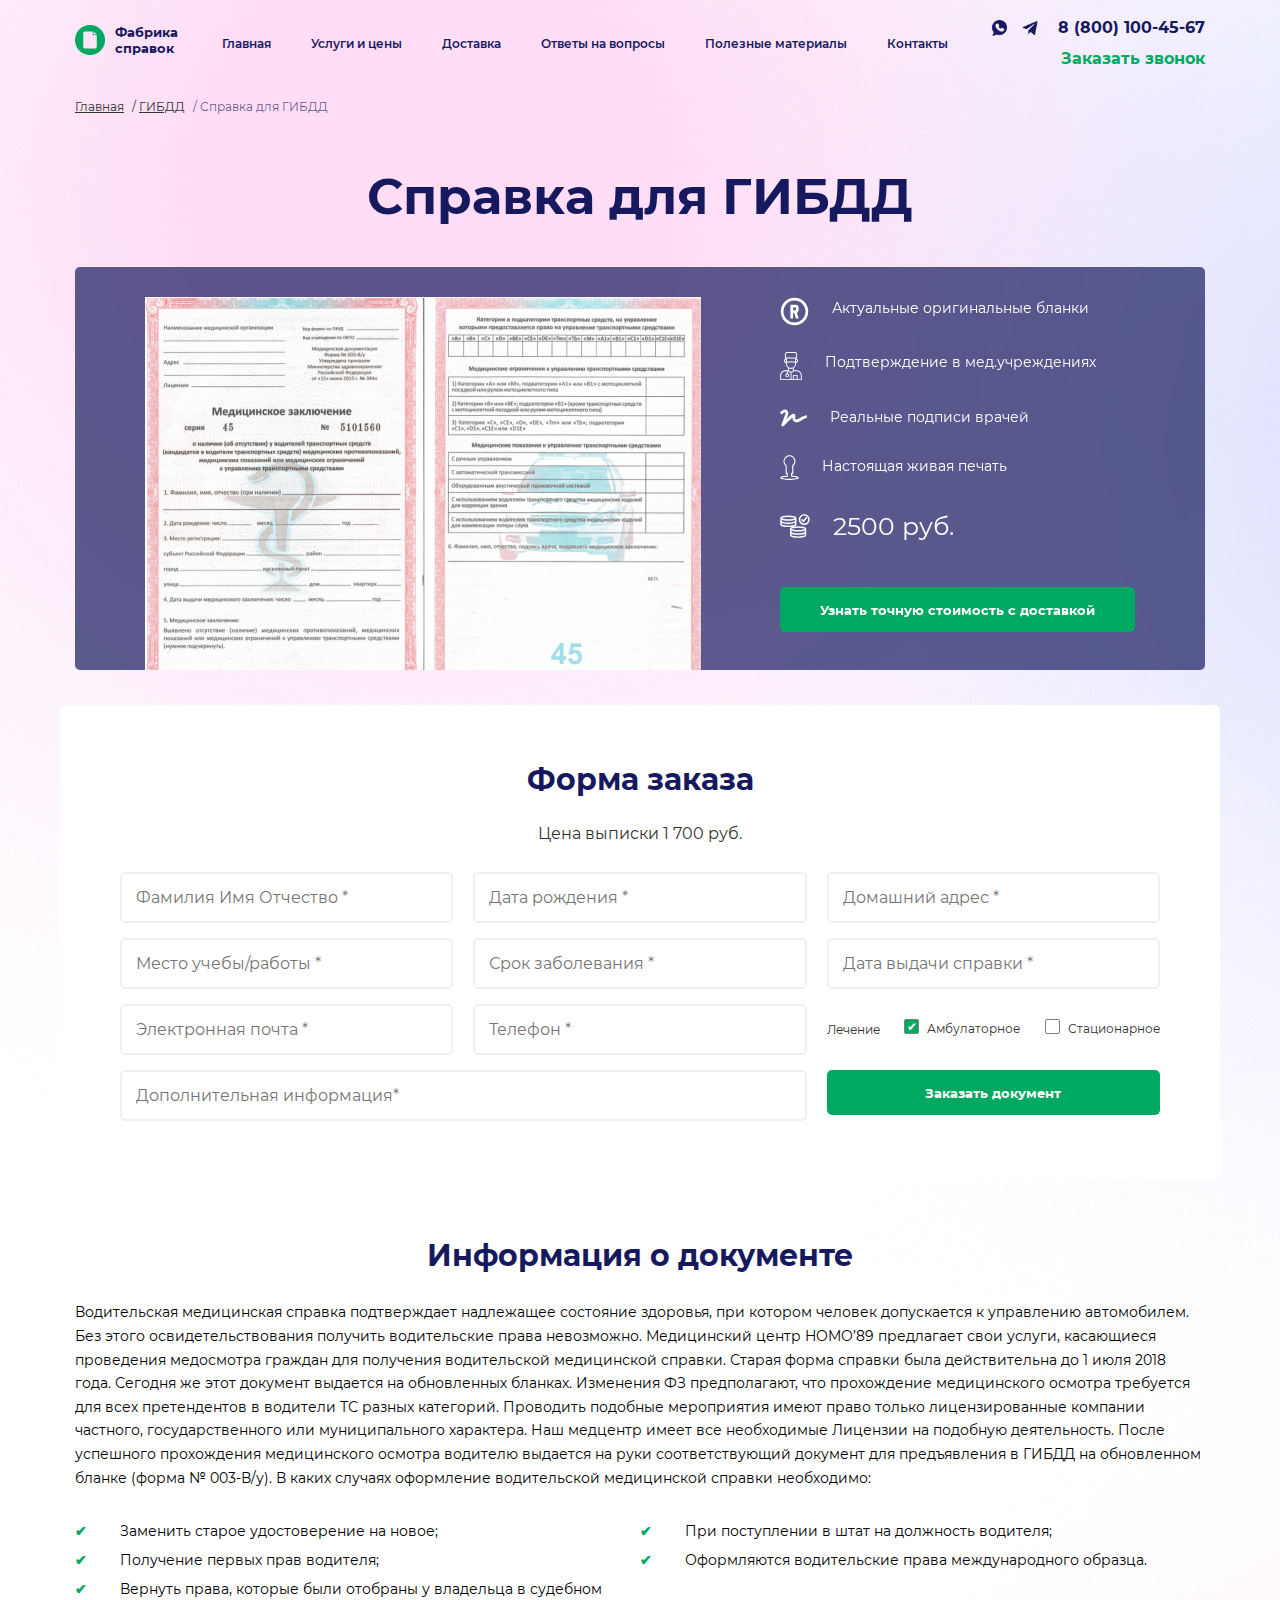
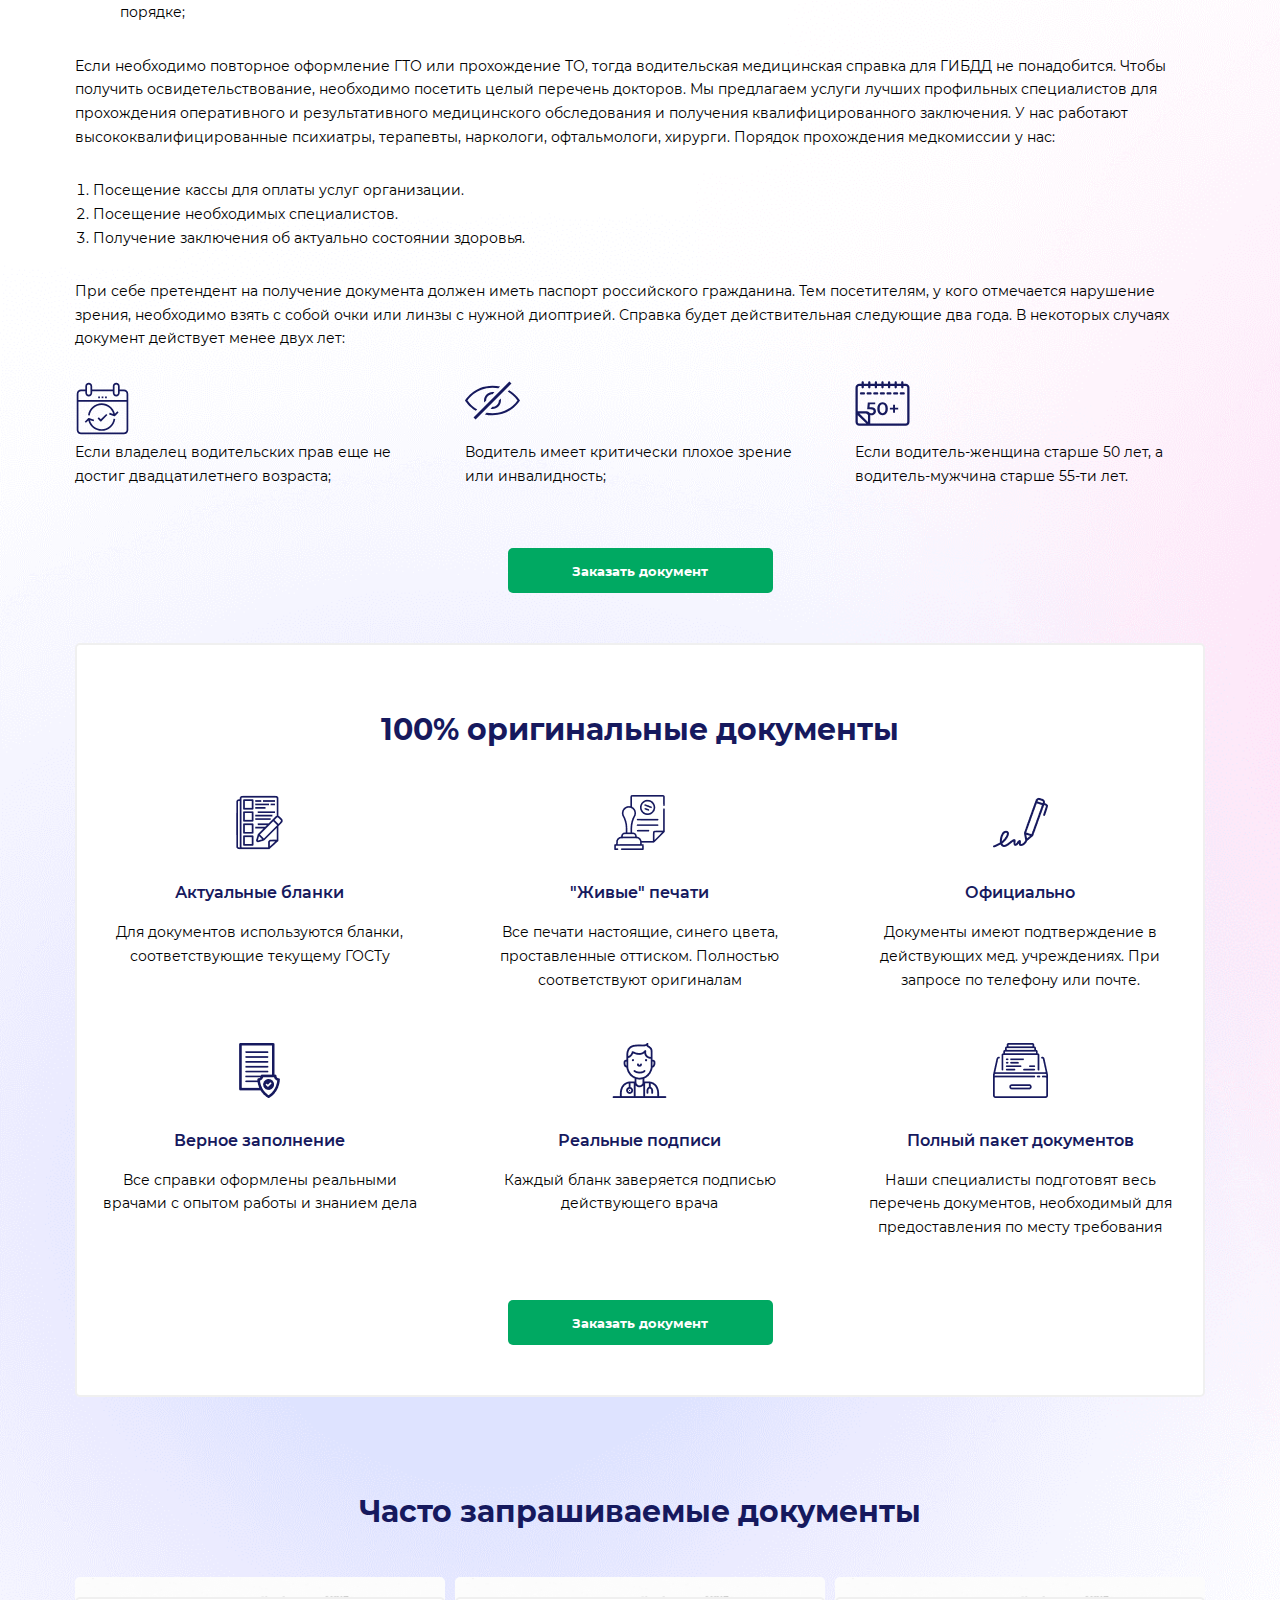
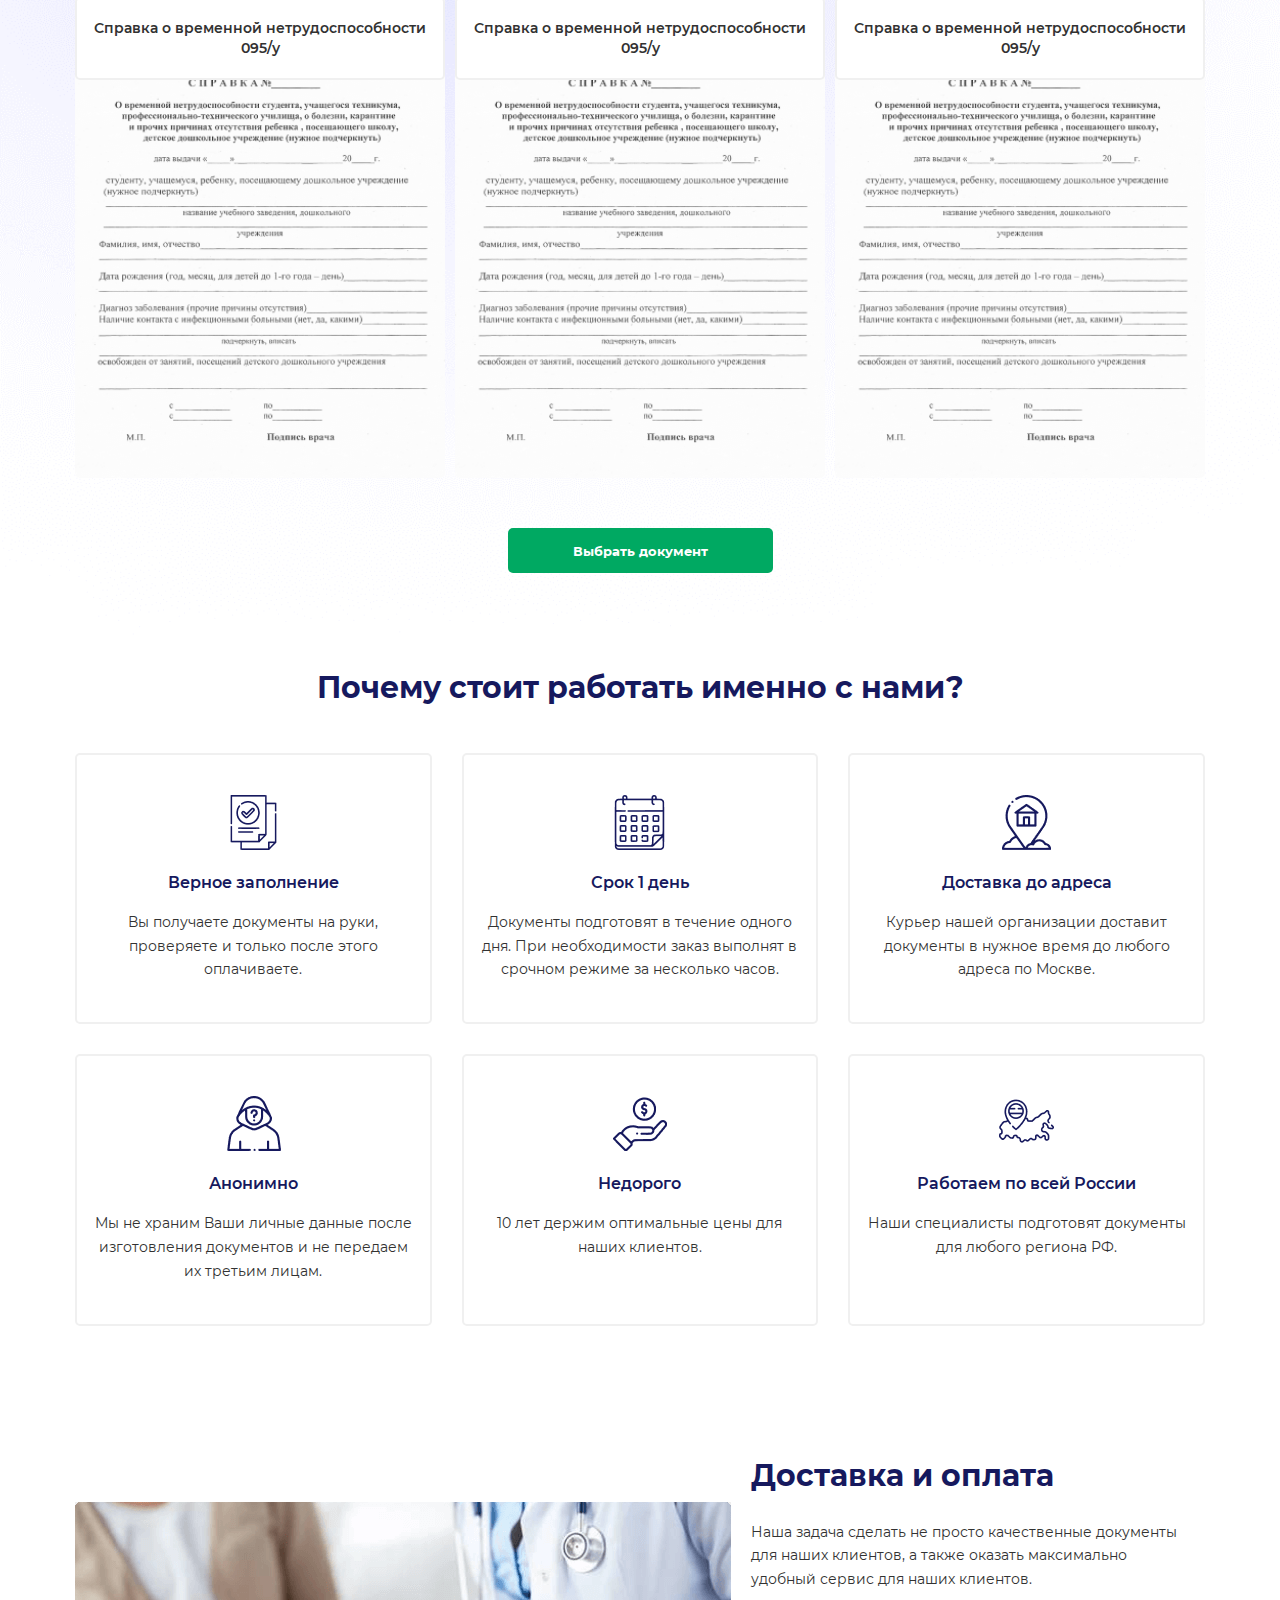
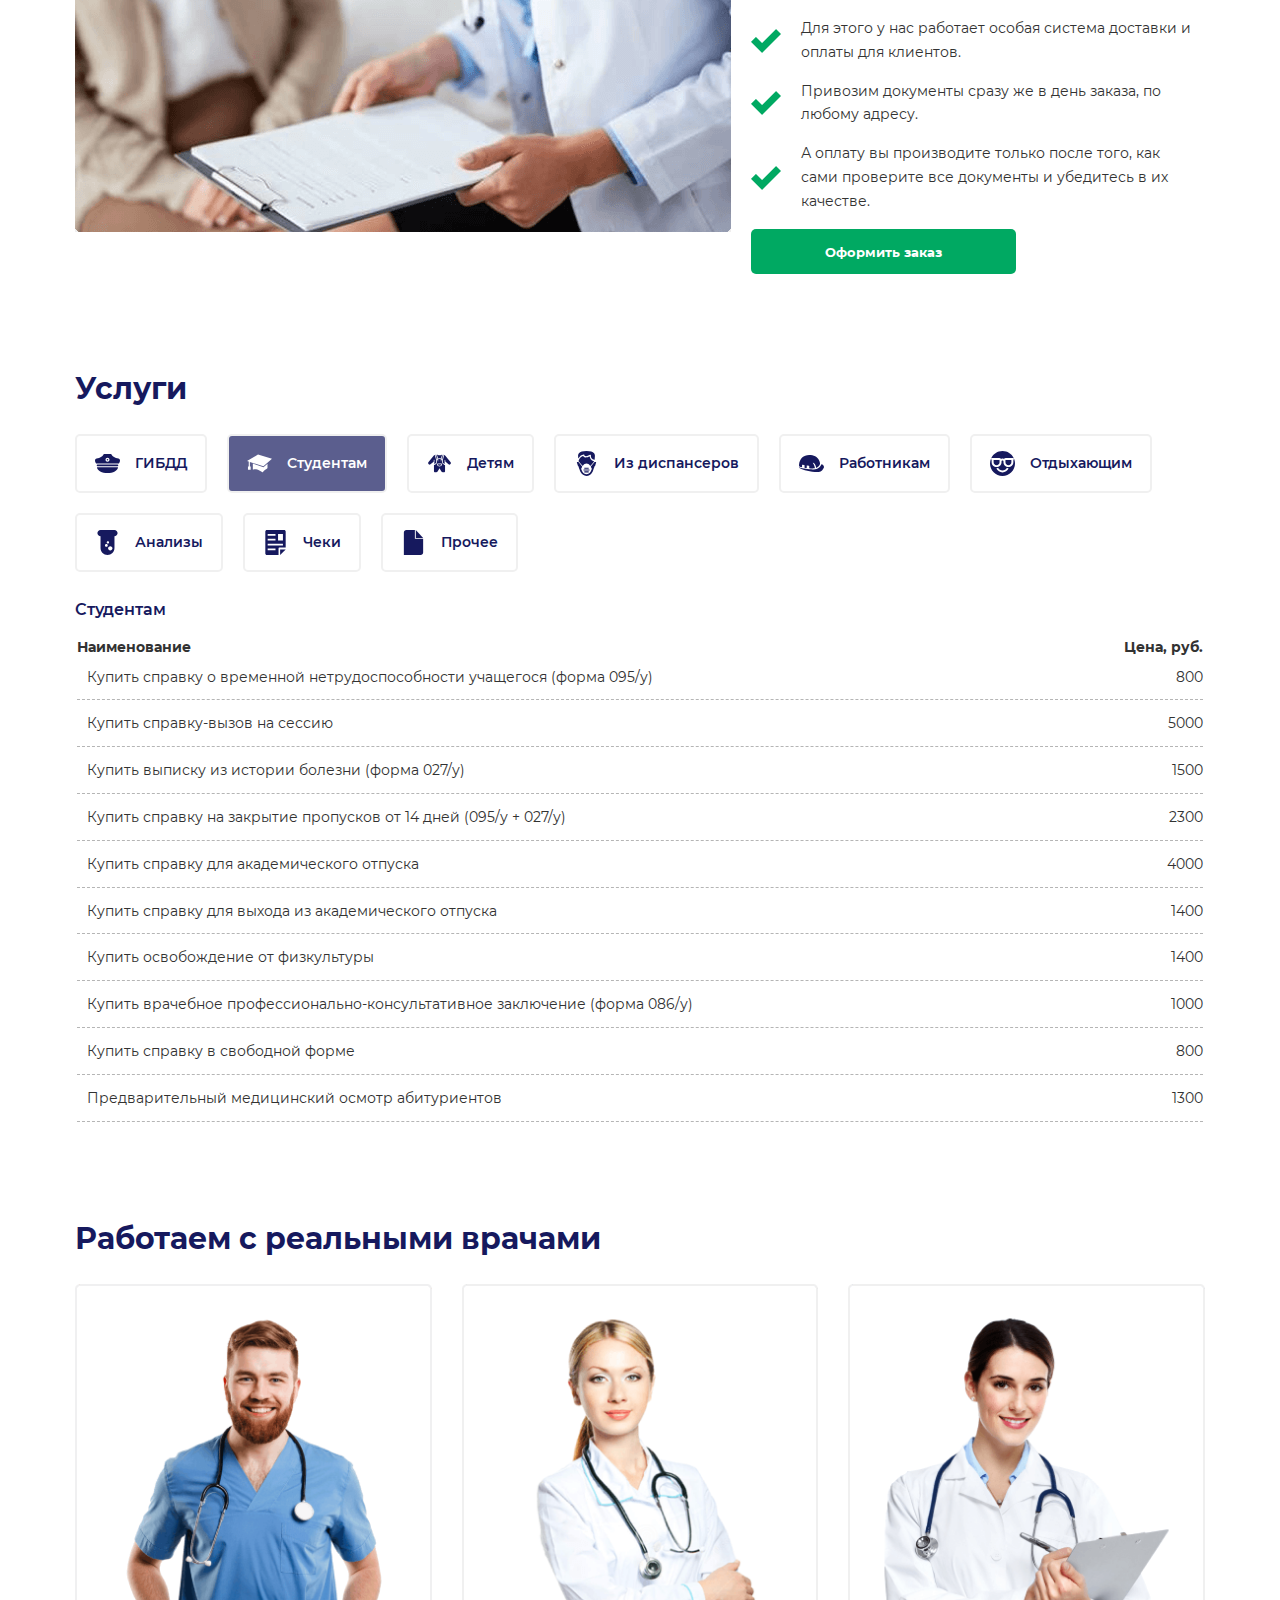
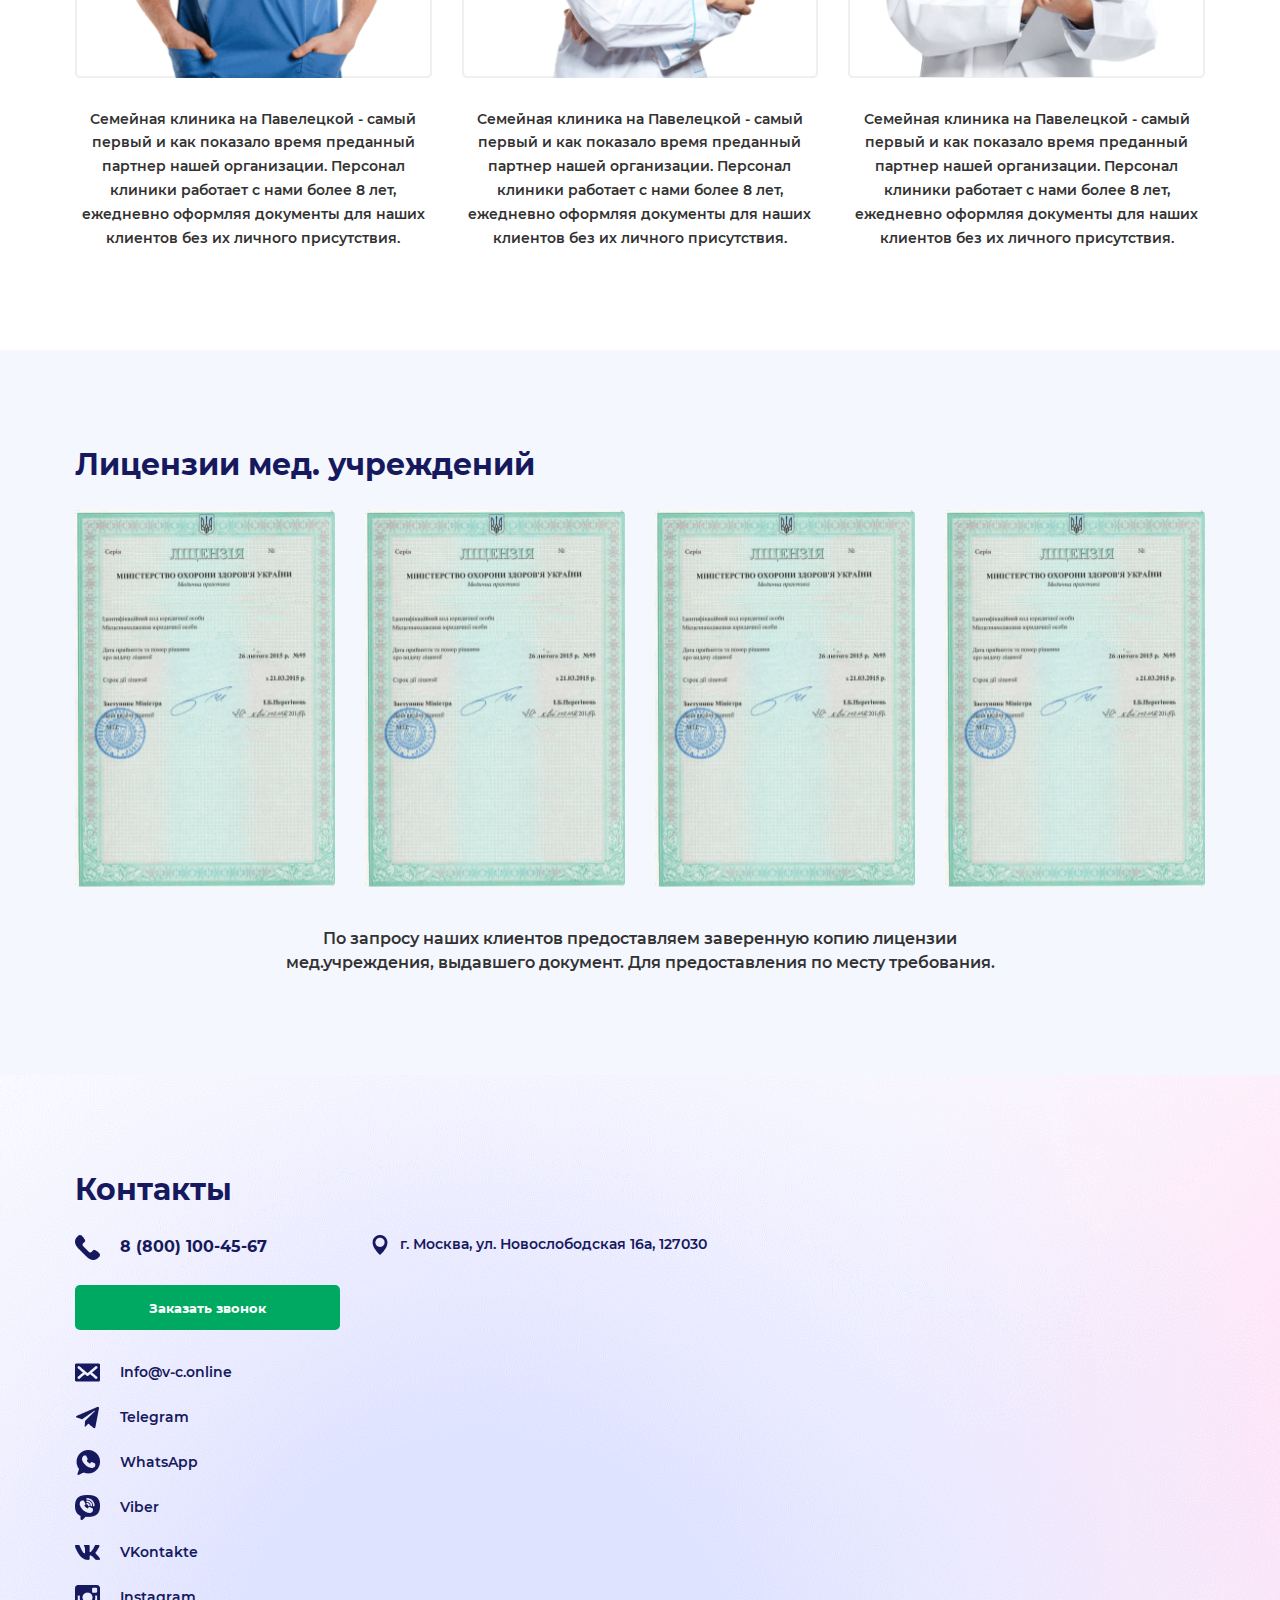
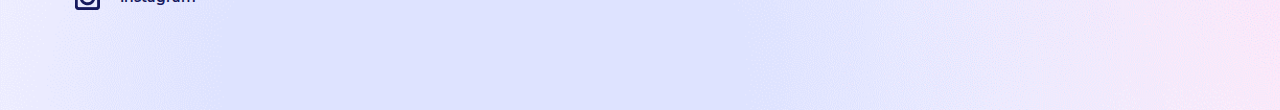
<file: index.html>
<!DOCTYPE html>
<html lang="ru">
	<head>
		<!-- encoding -->
		<meta charset="UTF-8">
		<!-- Mobile support -->
		<meta name="viewport" content="width=device-width, initial-scale=1.0">

		<!-- Title and SEO -->
		<title>Справка для ГИБДД</title>
		<meta name="description" content="Медицинские справки с подтверждением">
		<meta name="keywords" content="медсправки, медицинские справки, справки">
		<link rel="stylesheet" id="fabrika-style-css" href="style.css" type="text/css" media="all">
		<link rel="stylesheet" id="fabrika-fonts-css" href="assets/fonts/stylesheet.css" type="text/css" media="all">
		<link rel="stylesheet" id="carousel-css-css" href="assets/libs/owlCarousel/assets/owl.carousel.min.css" type="text/css" media="all">
		<link rel="stylesheet" id="carousel-theme-css" href="assets/libs/owlCarousel/assets/owl.theme.default.min.css" type="text/css" media="all">
		<link
			rel="stylesheet"
			href="https://cdn.jsdelivr.net/npm/@fancyapps/ui@5.0/dist/fancybox/fancybox.css"
	  	/>
		<script
  src="https://code.jquery.com/jquery-3.6.1.js"
  integrity="sha256-3zlB5s2uwoUzrXK3BT7AX3FyvojsraNFxCc2vC/7pNI="
  crossorigin="anonymous"></script>
       
  
	</head>

	<body class=" customize-support">
	
		<!-- навигация -->
			<nav class="nav">
				<div class="container">
					<div class="nav__row">
						<div class="logo">
							<a href="/">
								<div class="logo__wrapper">
									<div class="logo__img">
										<img src="assets/img/header/logo.png" alt="logo">
									</div>
									<div class="logo__text">
										<p>Фабрика <br>справок</p>
									</div>
								</div>
							</a>
							
						</div>
	
						<div class="menu">
							<ul class="header__nav"><li id="menu-item-517" class="menu-item menu-item-type-post_type menu-item-object-page menu-item-home current-menu-item page_item page-item-2 current_page_item menu-item-517"><a href="https://fabrika-spravok.com/" aria-current="page">Главная</a></li>
	<li id="menu-item-522" class="menu-item menu-item-type-post_type menu-item-object-page menu-item-522"><a href="https://fabrika-spravok.com/uslugi-i-czeny/">Услуги и цены</a></li>
	<li id="menu-item-518" class="menu-item menu-item-type-post_type menu-item-object-page menu-item-518"><a href="https://fabrika-spravok.com/dostavka/">Доставка</a></li>
	<li id="menu-item-520" class="menu-item menu-item-type-post_type menu-item-object-page menu-item-520"><a href="https://fabrika-spravok.com/otvety-na-voprosy/">Ответы на вопросы</a></li>
	<li id="menu-item-521" class="menu-item menu-item-type-post_type menu-item-object-page menu-item-521"><a href="https://fabrika-spravok.com/poleznye-materialy/">Полезные материалы</a></li>
	<li id="menu-item-519" class="menu-item menu-item-type-post_type menu-item-object-page menu-item-519"><a href="https://fabrika-spravok.com/kontakty/">Контакты</a></li>
	</ul>					</div>
	
	
						<div class="nav__contacts">
							<div class="nav__contacts-link">
								<div class="nav__contacts-link-social">
									<a href=""><img src="assets/img/social/whatsapp.png" alt="watsapp"></a>
									<a href=""><img src="assets/img/social/telegram.png" alt="telegram"></a>
								</div>
								<div class="nav__contacts-link-tel">
									<a href="8 (800) 100-45-67">8 (800) 100-45-67</a>
								</div>
									<!-- бургер -->
								<div class="nav-icon">
									<div class="nav-icon__middle"></div>
								</div>
							</div>
							<div class="nav__contacts-button">
								<a href="#">Заказать звонок</a>
							</div>
							
						</div>
					</div>
					
				</div>
			</nav>
	
			<!-- мобильная навигация -->
			<div class="nav-mobile">
				<div class="nav-mobile__row">
					<div class="logo">
						<div class="logo__wrapper">
							<div class="logo__img">
								<img src="assets/img/header/logo.png" alt="logo">
							</div>
							<div class="logo__text logo__text--mobile">
								<p>Фабрика <br>справок</p>
							</div>
						</div>
					</div>
					<div class="nav-mobile__link">
							<ul class="header__nav"><li class="menu-item menu-item-type-post_type menu-item-object-page menu-item-home current-menu-item page_item page-item-2 current_page_item menu-item-517"><a href="https://fabrika-spravok.com/" aria-current="page">Главная</a></li>
	<li class="menu-item menu-item-type-post_type menu-item-object-page menu-item-522"><a href="https://fabrika-spravok.com/uslugi-i-czeny/">Услуги и цены</a></li>
	<li class="menu-item menu-item-type-post_type menu-item-object-page menu-item-518"><a href="https://fabrika-spravok.com/dostavka/">Доставка</a></li>
	<li class="menu-item menu-item-type-post_type menu-item-object-page menu-item-520"><a href="https://fabrika-spravok.com/otvety-na-voprosy/">Ответы на вопросы</a></li>
	<li class="menu-item menu-item-type-post_type menu-item-object-page menu-item-521"><a href="https://fabrika-spravok.com/poleznye-materialy/">Полезные материалы</a></li>
	<li class="menu-item menu-item-type-post_type menu-item-object-page menu-item-519"><a href="https://fabrika-spravok.com/kontakty/">Контакты</a></li>
	</ul>					<ul>
							<!-- <li><a href="#">Главная</a></li>
							<li><a href="#">Услуги и цены</a></li>
							<li><a href="#">Доставка</a></li>
							<li><a href="#">Ответы на вопросы</a></li>
							<li><a href="#">Полезные материалы</a></li>
							<li><a href="#">Контакты</a></li>
						</ul> -->
					</ul></div>
					<div class="nav-mobile__button">
						<button class="button-green" id="button-nav-mobile">Заказать звонок</button>
					</div>
				</div>
			</div>
	
            <!-- Header -->
            <header>
                <div class="container">
                    <nav aria-label="breadcrumb">
                        <ol class="breadcrumb">
                          <li class="breadcrumb-item"><a href="#">Главная</a></li>
                          <li class="breadcrumb-item"><a href="#">ГИБДД</a></li>
                          <li class="breadcrumb-item active" aria-current="page">Справка для ГИБДД</li>
                        </ol>
                    </nav>
                    <h1 class="order_header_h1">Справка для ГИБДД</h1>
                    <div class="header-wrap">
                        <a href="assets/img/header 2/gibdd 1.png" data-fancybox="gibdd">
							<img src="assets/img/header 2/gibdd 1.png" alt="" class="header-wrap_main-img">
						</a>
                        <div class="header_content">
                            <div>
                                <div class="header_content_item">
                                    <img src="assets/img/header 2/header_icon-1.svg" alt="">
                                    <span>Актуальные оригинальные бланки</span>
                                </div>
                                <div class="header_content_item">
                                    <img src="assets/img/header 2/header_icon-2.svg" alt="">
                                    <span>Подтверждение в мед.учреждениях</span>
                                </div>
                                <div class="header_content_item">
                                    <img src="assets/img/header 2/header_icon-3.svg" alt="">
                                    <span>Реальные подписи врачей</span>
                                </div>
                                <div class="header_content_item">
                                    <img src="assets/img/header 2/header_icon-4.svg" alt="">
                                    <span>Настоящая живая печать</span>
                                </div>
                                <div class="header_content_item">
                                    <img src="assets/img/header 2/header_icon-5.svg" alt="">
                                    <span>2500 руб.</span>
                                </div>
                            </div>
                            <div class="header_button">
                                <button class="button-green" id="button-header">Узнать точную стоимость с доставкой</button>
                            </div>
                        </div>
                    </div>
                </div>
            </header>
            
            <!-- Форма заказа -->
            <section class="order-section">
                <div class="container">
                    <h2 class="order-section_h2">Форма заказа</h2>
                    <p class="order-section_price">Цена выписки 1 700 руб.</p>
                    <form action="#" class="order-form">
                        <input type="text" placeholder="Фамилия Имя Отчество *" class="order-form_input">
                        <input type="text" placeholder="Дата рождения *" class="order-form_input">
                        <input type="text" placeholder="Домашний адрес *" class="order-form_input">
                        <input type="text" placeholder="Место учебы/работы *" class="order-form_input">
                        <input type="text" placeholder="Срок заболевания *" class="order-form_input">
                        <input type="text" placeholder="Дата выдачи справки *" class="order-form_input">
                        <input type="text" placeholder="Электронная почта *" class="order-form_input">
                        <input type="text" placeholder="Телефон *" class="order-form_input">
                        <div class="order-form_healing">
                            <span>Лечение</span>
                            <div class="order-form_healing_input-wrap">
                                <label>
                                    <input type="checkbox" checked>
                                    <span></span>
                                </label>
                                <span>Амбулаторное</span>
                            </div>
                            <div class="order-form_healing_input-wrap">
                                <label>
                                    <input type="checkbox">
                                    <span></span>
                                </label>
                                <span>Стационарное</span>
                            </div>
                        </div>
                        <input type="text" placeholder="Дополнительная информация*" class="order-form_input order-form_input_additional">
						<div class="order__button">
							<button class="button-green" type="submit">Заказать документ</button>
						</div>
                    </form>
                </div>
            </section>

			<!-- Информация о документе -->
			<section class="information">
				<div class="container">
					<h2 class="information_h2">Информация о документе</h2>
					<p class="information_text">
						Водительская медицинская справка подтверждает надлежащее состояние здоровья, при котором человек допускается к управлению автомобилем. Без этого освидетельствования получить водительские права невозможно.
						Медицинский центр HOMO’89 предлагает свои услуги, касающиеся проведения медосмотра граждан для получения водительской медицинской справки.
						Старая форма справки была действительна до 1 июля 2018 года. Сегодня же этот документ выдается на обновленных бланках. Изменения ФЗ предполагают, что прохождение медицинского осмотра требуется для всех претендентов в водители ТС разных категорий.
						Проводить подобные мероприятия имеют право только лицензированные компании частного, государственного или муниципального характера. Наш медцентр имеет все необходимые Лицензии на подобную деятельность. После успешного прохождения медицинского осмотра водителю выдается на руки соответствующий документ для предъявления в ГИБДД на обновленном бланке (форма № 003-В/у).
						В каких случаях оформление водительской медицинской справки необходимо:
					</p>
					<ul class="information_list-1">
						<li class="information_list-1_item">Заменить старое удостоверение на новое;</li>
						<li class="information_list-1_item">При поступлении в штат на должность водителя;</li>
						<li class="information_list-1_item">Получение первых прав водителя;</li>
						<li class="information_list-1_item">Оформляются водительские права международного образца.</li>
						<li class="information_list-1_item">Вернуть права, которые были отобраны у владельца в судебном порядке;</li>		
					</ul>
					<p class="information_text">
						Если необходимо повторное оформление ГТО или прохождение ТО, тогда водительская медицинская справка для ГИБДД не понадобится.
						Чтобы получить освидетельствование, необходимо посетить целый перечень докторов. Мы предлагаем услуги лучших профильных специалистов для прохождения оперативного и результативного медицинского обследования и получения квалифицированного заключения. У нас работают высококвалифицированные психиатры, терапевты, наркологи, офтальмологи, хирурги.
						Порядок прохождения медкомиссии у нас:
					</p>
					<ol class="information_list-2">
						<li class="information_list-2-item">Посещение кассы для оплаты услуг организации.</li>
						<li class="information_list-2-item">Посещение необходимых специалистов.</li>
						<li class="information_list-2-item">Получение заключения об актуально состоянии здоровья.</li>						
					</ol>
					<p class="information_text">
						При себе претендент на получение документа должен иметь паспорт российского гражданина. Тем посетителям, у кого отмечается нарушение зрения, необходимо взять с собой очки или линзы с нужной диоптрией. Справка будет действительная следующие два года. В некоторых случаях документ действует менее двух лет:
					</p>
					<div class="information_list-3">
						<img src="assets/img/information/information_icon-1.svg" alt="">					
						<img src="assets/img/information/information_icon-2.svg" alt="">
						<img src="assets/img/information/information_icon-3.svg" alt="">
						<p>Если владелец водительских прав еще не достиг двадцатилетнего возраста;</p>	
						<p>Водитель имеет критически плохое зрение или инвалидность;</p>
						<p>Если водитель-женщина старше 50 лет, а водитель-мужчина старше 55-ти лет.</p>						
					</div>
					<div class="information_list-4">
						<div class="information_list-4_item">
							<img src="assets/img/information/information_icon-1.svg" alt="">
							<p>Если владелец водительских прав еще не достиг двадцатилетнего возраста;</p>
						</div>					
						<div class="information_list-4_item">
							<img src="assets/img/information/information_icon-2.svg" alt="">
							<p>Водитель имеет критически плохое зрение или инвалидность;</p>
						</div>
						<div class="information_list-4_item">
							<img src="assets/img/information/information_icon-3.svg" alt="">
							<p>Если водитель-женщина старше 50 лет, а водитель-мужчина старше 55-ти лет.</p>
						</div>						
					</div>
					<div class="information__button">
						<button class="button-green" id="information__button">Заказать документ</button>
					</div>
				</div>
			</section>

			<!-- 100% оригинальные документы -->
			<section class="original">
				<div class="container">
					<div class="original__wrapper">
						<div class="original__title">
							<h2>100% оригинальные документы</h2>
						</div>
						<div class="original__row">
							<!-- карточка -->
							<div class="original__card">
								<div class="original__card-img">
									<img src="assets/img/blank.png" alt="бланк">
								</div>
								<div class="original__card-title">
									<p>Актуальные бланки</p>
								</div>
								<div class="original__card-text">
									<p>Для документов используются бланки, соответствующие текущему ГОСТу</p>
								</div>
							</div>
							<!-- карточка -->
							<div class="original__card">
								<div class="original__card-img">
									<img src="assets/img/print.png" alt="Живые печати">
								</div>
								<div class="original__card-title">
									<p>"Живые" печати</p>
								</div>
								<div class="original__card-text">
									<p>Все печати настоящие, синего цвета, проставленные оттиском. Полностью соответствуют оригиналам</p>
								</div>
							</div>
							<!-- карточка -->
							<div class="original__card">
								<div class="original__card-img">
									<img src="assets/img/signature.png" alt="Официально">
								</div>
								<div class="original__card-title">
									<p>Официально</p>
								</div>
								<div class="original__card-text">
									<p>Документы имеют подтверждение в действующих мед. учреждениях. При запросе по телефону или почте.</p>
								</div>
							</div>
							<!-- карточка -->
							<div class="original__card">
								<div class="original__card-img">
									<img src="assets/img/valid-document.png" alt="Верное заполнение">
								</div>
								<div class="original__card-title">
									<p>Верное заполнение</p>
								</div>
								<div class="original__card-text">
									<p>Все справки оформлены реальными врачами с опытом работы и знанием дела</p>
								</div>
							</div>
							<!-- карточка -->
							<div class="original__card">
								<div class="original__card-img">
									<img src="assets/img/doctor.png" alt="Реальные подписи">
								</div>
								<div class="original__card-title">
									<p>Реальные подписи</p>
								</div>
								<div class="original__card-text">
									<p>Каждый бланк заверяется подписью действующего врача</p>
								</div>
							</div>
							<!-- карточка -->
							<div class="original__card">
								<div class="original__card-img">
									<img src="assets/img/documents.png" alt="Полный пакет документов">
								</div>
								<div class="original__card-title">
									<p>Полный пакет документов</p>
								</div>
								<div class="original__card-text">
									<p>Наши специалисты подготовят весь перечень документов, необходимый для предоставления по месту требования</p>
								</div>
							</div>
						</div>
						<div class="original__button">
							<button class="button-green" id="button-original">Заказать документ</button>
						</div>
					</div>
				</div>
			</section>
	
			<!-- Часто запрашиваемые документы -->
			<section class="documents">
				<div class="container">
					<div class="documents__title">
						<h2>Часто запрашиваемые документы</h2>
					</div>
					<div class="documents__slider">
						<div class="owl-carousel owl-theme" id="carousel-documents">
							<div class="documents__slider-item">
								<a href="assets/img/reference.png" data-fancybox>
									<img src="assets/img/reference.png" alt="документ">
									<a href="#" class="documents__slider-text">
										<p>Справка о временной нетрудоспособности 095/у</p>
									</a>
								</a>
							</div>
							<div class="documents__slider-item">
								<a href="assets/img/reference.png" data-fancybox>
									<img src="assets/img/reference.png" alt="документ">
									<a href="#" class="documents__slider-text">
										<p>Справка о временной нетрудоспособности 095/у</p>
									</a>
								</a>
							</div>
							<div class="documents__slider-item">
								<a href="assets/img/reference.png" data-fancybox>
									<img src="assets/img/reference.png" alt="документ">
									<a href="#" class="documents__slider-text">
										<p>Справка о временной нетрудоспособности 095/у</p>
									</a>
								</a>
							</div>
						</div>						
					</div>					
					<div class="documents__button">
						<button class="button-green" id="button-documents">Выбрать документ</button>
					</div>
				</div>
			</section>
			  
	
			<!-- Почему стоит работать именно с нами? -->
			<section class="why">
				<div class="container">
					<div class="why__title">
						<h2>Почему стоит работать именно с нами?</h2>
					</div>
					<div class="why__row">
						<!-- карточка -->
						<div class="why__card">
							<div class="why__card-img">
								<img src="assets/img/pin.png" alt="Верное заполнение">
							</div>
							<div class="why__card-title">
								<p>Верное заполнение</p>
							</div>
							<div class="why__card-text">
								<p>Вы получаете документы на руки, проверяете и только после этого оплачиваете.</p>
							</div>
						</div>
						<!-- карточка -->
						<div class="why__card">
							<div class="why__card-img">
								<img src="assets/img/calendar.png" alt="Срок 1 день">
							</div>
							<div class="why__card-title">
								<p>Срок 1 день</p>
							</div>
							<div class="why__card-text">
								<p>Документы подготовят в течение одного дня. При необходимости заказ выполнят в срочном режиме за несколько часов.</p>
							</div>
						</div>
						<!-- карточка -->
						<div class="why__card">
							<div class="why__card-img">
								<img src="assets/img/adress.png" alt="Доставка до адреса">
							</div>
							<div class="why__card-title">
								<p>Доставка до адреса</p>
							</div>
							<div class="why__card-text">
								<p>Курьер нашей организации доставит документы в нужное время до любого адреса по Москве.</p>
							</div>
						</div>
						<!-- карточка -->
						<div class="why__card">
							<div class="why__card-img">
								<img src="assets/img/anon.png" alt="Анонимно">
							</div>
							<div class="why__card-title">
								<p>Анонимно</p>
							</div>
							<div class="why__card-text">
								<p>Мы не храним Ваши личные данные после изготовления документов и не передаем их третьим лицам.</p>
							</div>
						</div>
						<!-- карточка -->
						<div class="why__card">
							<div class="why__card-img">
								<img src="assets/img/money.png" alt="Недорого">
							</div>
							<div class="why__card-title">
								<p>Недорого</p>
							</div>
							<div class="why__card-text">
								<p>10 лет держим оптимальные цены для наших клиентов.</p>
							</div>
						</div>
						<!-- карточка -->
						<div class="why__card">
							<div class="why__card-img">
								<img src="assets/img/russia.png" alt="Работаем по всей России">
							</div>
							<div class="why__card-title">
								<p>Работаем по всей России</p>
							</div>
							<div class="why__card-text">
								<p>Наши специалисты подготовят документы для любого региона РФ.</p>
							</div>
						</div>
					</div>
				</div>
			</section>
	
			<!-- Доставка и оплата -->
			<section class="delivery">
				<div class="container">
					<div class="delivery__row">
						<div class="delivery__left">
							<img src="assets/img/delivery.png" alt="delivery">
						</div>
						<div class="delivery__right">
							<div class="delivery__title">
								<h2>Доставка и оплата</h2>
							</div>
							<div class="delivery__left--mobile">
								<img src="assets/img/delivery.png" alt="delivery">
							</div>
							<div class="delivery__text">
								<p>Наша задача сделать не просто качественные документы для наших клиентов, а также оказать максимально удобный сервис для наших клиентов.</p>
							</div>
							<div class="delivery__list">
								<ul>
									<li><img src="assets/img/pin/check.png" alt="check">Для этого у нас работает особая система доставки и оплаты для клиентов.</li>
									<li><img src="assets/img/pin/check.png" alt="check">Привозим документы сразу же в день заказа, по любому адресу.</li>
									<li><img src="assets/img/pin/check.png" alt="check">А оплату вы производите только после того, как сами проверите все документы и убедитесь в их качестве.</li>
								</ul>
							</div>
							<div class="delivery__button">
								<button class="button-green" id="button-delivery">Оформить заказ</button>
							</div>
						</div>
					</div>
				</div>
			</section>
	
			<!-- Услуги -->
			<section class="services" id="services">
				<div class="container">
					<div class="services__title">
						<h2>Услуги</h2>
					</div>
	
					<!-- обертка для блока с табами -->
					<div class="tab">
						<!-- навигация -->
						<div class="tab__nav">
							<!-- кнопка -->
							<button type="button" class="tab__nav-button" data-tab="#tab-8">
								<div class="tab__nav-button-img">
									<svg width="25" height="25" viewBox="0 0 25 25" fill="none" xmlns="http://www.w3.org/2000/svg">
										<g clip-path="url(#clip0_51_64)">
										<path d="M24.9501 9.17001C24.782 8.29619 24.2063 7.67473 23.4476 7.54821C19.674 6.91866 17.8076 5.81033 16.3152 3.31277C16.1624 3.0568 15.8861 2.90015 15.5879 2.90015H9.41212C9.11389 2.90015 8.83771 3.0568 8.68476 3.31277C7.19234 5.81042 5.32601 6.91875 1.55253 7.54821C0.793772 7.67473 0.218098 8.29619 0.0499166 9.17001C-0.120706 10.0577 0.124412 11.2454 1.12264 12.378H23.8774C24.8756 11.2454 25.1208 10.0578 24.9501 9.17001ZM12.5 10.7682C11.4021 10.7682 10.5089 9.87498 10.5089 8.77708C10.5089 7.67919 11.4021 6.78601 12.5 6.78601C13.5979 6.78601 14.4911 7.67919 14.4911 8.77708C14.4911 9.87498 13.5979 10.7682 12.5 10.7682Z"></path>
										<path d="M12.5 7.97217C12.0562 7.97217 11.6951 8.33328 11.6951 8.77713C11.6951 9.22099 12.0562 9.5821 12.5 9.5821C12.9438 9.5821 13.3049 9.22107 13.3049 8.77713C13.305 8.33328 12.9439 7.97217 12.5 7.97217Z"></path>
										<path d="M22.4713 15.1741C22.9156 15.1741 23.279 14.8331 23.279 14.4165V14.3218C23.279 13.9051 22.9156 13.5642 22.4713 13.5642H2.52869C2.08416 13.5642 1.72095 13.9051 1.72095 14.3218V14.4165C1.72095 14.8331 2.08416 15.1741 2.52869 15.1741H22.4713Z"></path>
										<path d="M5.24751 20.4369C7.2289 21.5094 9.80466 22.1002 12.4999 22.1002C15.1954 22.1002 17.7712 21.5094 19.7526 20.4369C21.7307 19.3661 22.9076 17.8921 23.0229 16.3604H1.97705C2.09229 17.8921 3.26922 19.3662 5.24751 20.4369Z"></path>
										</g>
										<defs>
										<clipPath id="clip0_51_64">
										<rect width="25" height="25" fill="white"></rect>
										</clipPath>
										</defs>
									</svg>
								</div>
								<div class="tab__nav-button-text">
									<p>ГИБДД</p>
								</div>	
							</button>
							<!-- кнопка -->
							<button type="button" class="tab__nav-button tab__nav-button-active" data-tab="#tab-1">
								<div class="tab__nav-button-img">
									<svg width="25" height="25" viewBox="0 0 25 25" fill="none" xmlns="http://www.w3.org/2000/svg">
										<path d="M5.83813 12.5515V18.5396C5.83813 18.5396 8.00849 17.7865 10.1299 18.518C12.2514 19.2495 15.8341 21.407 15.8341 21.407C15.8341 21.407 16.9305 19.624 18.2114 18.8003C19.4915 17.9766 20.478 17.3454 20.478 17.3454V12.7159L16.5279 16.2041L5.83813 12.5515Z"></path>
										<path d="M2.86574 10.973L16.3924 15.3097L25 7.62518L11.0026 3.59326L0 10.0546L1.74527 10.6128V15.5246H0.969682V18.7986H3.68383V15.5246H2.86574V10.973Z"></path>
									</svg>
								</div>
								<div class="tab__nav-button-text">
									<p>Студентам</p>
								</div>	
							</button>
							<!-- кнопка -->
							<button type="button" class="tab__nav-button" data-tab="#tab-2">
								<div class="tab__nav-button-img">
									<svg width="25" height="25" viewBox="0 0 32 32" fill="none" xmlns="http://www.w3.org/2000/svg">
										<path d="M13.1124 4.65346C12.9952 4.65204 12.8744 4.662 12.7458 4.66483L14.1457 9.66249C14.6874 9.40258 15.31 9.24798 16.0212 9.24047C16.7309 9.27703 17.34 9.44191 17.8663 9.69112L19.2468 4.66483C19.1388 4.64159 19.0265 4.6991 18.9393 4.71284C16.9668 5.66806 15.0779 5.60172 13.4559 4.71713C13.3432 4.67064 13.2296 4.65702 13.1124 4.65532V4.65346ZM11.7688 4.68027C11.4736 4.67177 11.1571 4.71583 10.9007 4.74758L12.5389 11.0132C12.7571 10.7115 13.018 10.4381 13.3128 10.1968L11.7688 4.68027ZM20.668 4.69628C20.523 4.68919 20.3785 4.69203 20.2146 4.70337L18.7038 10.208C19.0288 10.461 19.2513 10.7373 19.4795 11.0289L21.1233 4.74952C20.9585 4.71962 20.813 4.70346 20.668 4.6968V4.69628ZM9.99577 5.01856C9.4283 5.26608 8.91848 5.64218 8.51734 6.13315L1.73557 14.4331C1.21605 15.0689 1.26301 16.006 1.84361 16.5866L2.28409 17.0261C2.86496 17.607 3.80651 17.6447 4.43018 17.1102L8.51457 13.6085L8.70295 11.5649C8.7786 11.4064 8.93565 11.3033 9.11111 11.2962C9.18816 11.2919 9.26494 11.3089 9.33458 11.3414C9.57114 11.4538 9.60532 11.7149 9.55806 11.973C9.39597 13.5499 9.43046 15.1405 9.40107 16.7241C9.95436 16.4454 10.4772 16.104 11.0097 15.7868C11.5933 15.1911 11.71 14.5271 11.6727 13.6445C11.674 13.1865 11.7519 12.7303 11.8953 12.2888L9.99577 5.01856ZM22.0273 5.02708L20.1232 12.2983C20.2681 12.7456 20.3429 13.1992 20.3503 13.6456C20.2767 14.8501 20.5 15.2174 20.9561 15.6781L22.5869 16.7474C22.5581 15.1663 22.5674 13.588 22.5094 12.0194C22.4502 11.8015 22.5169 11.501 22.7568 11.3979C22.8185 11.372 22.8855 11.3588 22.9526 11.36C23.1385 11.3643 23.305 11.4756 23.3783 11.6463L23.4503 13.5745L27.5698 17.1057C28.1935 17.6403 29.136 17.6062 29.7168 17.0254L30.1564 16.5858C30.737 16.0052 30.7839 15.0682 30.2644 14.4323L23.4836 6.13246C23.0879 5.64819 22.5856 5.27569 22.0273 5.02712V5.02708ZM16 10.1882C13.8011 10.2239 12.6213 12.0266 12.6147 13.6336C12.654 14.6256 12.491 15.6569 11.6256 16.5138L10.0004 17.4871L8.95874 17.9738C8.9353 18.1012 8.91904 18.2297 8.91904 18.3616V25.9283C8.91904 26.7061 9.56153 27.3458 10.3393 27.3458H11.7559C12.5088 27.3458 13.2058 26.9453 13.5852 26.2949L16.0111 22.1385L18.436 26.2949C18.8154 26.9453 19.5124 27.3458 20.2654 27.3458H21.6856C22.4634 27.3458 23.1031 26.7061 23.1031 25.9283V18.3616C23.1031 18.2913 23.096 18.223 23.0892 18.1538L22.0476 17.5259L20.3318 16.3938C19.7141 15.7805 19.331 14.9796 19.4056 13.6373C19.3628 11.4506 17.6891 10.3071 16 10.1882H16ZM14.1217 12.2143C14.3828 12.2152 14.5937 12.4278 14.5927 12.6889C14.5917 12.9486 14.3814 13.1589 14.1217 13.1599C13.8606 13.1608 13.6481 12.9501 13.6471 12.6889C13.646 12.4264 13.8592 12.2132 14.1217 12.2143ZM17.9041 12.2143C18.1653 12.2152 18.3761 12.4278 18.3751 12.6889C18.3741 12.9486 18.1638 13.1589 17.9041 13.1599C17.643 13.1608 17.4305 12.9501 17.4295 12.6889C17.4285 12.4264 17.6416 12.2132 17.9041 12.2143ZM14.1189 15.9994H17.9023C18.2953 15.9994 18.6576 16.1571 18.9079 16.4353C19.1582 16.7136 19.2781 17.1475 19.1379 17.5527C18.6888 18.8501 17.4552 19.7791 16.0111 19.7791C14.567 19.7791 13.3325 18.8528 12.8834 17.5555C12.7431 17.1503 12.8639 16.7136 13.1142 16.4353C13.3645 16.157 13.7259 15.9994 14.1189 15.9994ZM14.1189 16.9451C13.9897 16.9451 13.8719 17.0039 13.8151 17.067C13.7584 17.13 13.7475 17.159 13.7773 17.2451C14.0972 18.1693 14.972 18.8362 16.0111 18.8362C17.0502 18.8362 17.924 18.1694 18.244 17.2451C18.2738 17.159 18.2629 17.13 18.2061 17.067C18.1493 17.0039 18.0315 16.9451 17.9023 16.9451H14.1189Z"></path>
										</svg>
								</div>
								<div class="tab__nav-button-text">
									<p>Детям</p>
								</div>	
							</button>
							<!-- кнопка -->
							<button type="button" class="tab__nav-button" data-tab="#tab-3">
								<div class="tab__nav-button-img">
									<svg width="25" height="25" viewBox="0 0 25 25" fill="none" xmlns="http://www.w3.org/2000/svg">
										<g clip-path="url(#clip0_51_29)">
										<path d="M15.4873 19.4223V18.691C15.4873 18.5808 15.398 18.4915 15.2878 18.4915H9.71247C9.6023 18.4915 9.51294 18.5808 9.51294 18.691V19.4223C9.51294 19.5324 9.6023 19.6219 9.71247 19.6219H15.2878C15.398 19.6219 15.4873 19.5324 15.4873 19.4223Z"></path>
										<path d="M10.5199 20.3225C10.4097 20.3225 10.3203 20.4118 10.3203 20.5219V21.2533C10.3203 21.3635 10.4097 21.4528 10.5199 21.4528H14.4806C14.5908 21.4528 14.6801 21.3635 14.6801 21.2533V20.5219C14.6801 20.4118 14.5908 20.3225 14.4806 20.3225H10.5199Z"></path>
										<path d="M22.0829 11.2209C22.0406 11.1589 21.9742 11.1173 21.9 11.1061L20.8312 10.9455C20.7372 10.9311 20.643 10.9675 20.5824 11.0408L16.8644 15.5502C16.7929 15.6368 16.7825 15.7585 16.8381 15.856C17.1426 16.3901 17.4622 17.0176 17.8403 17.8247L17.7896 17.9711C17.39 19.0851 16.9633 20.0401 16.588 20.6602L16.5728 20.6854C16.5706 20.689 16.5685 20.6928 16.5664 20.6964L16.5522 20.7226C16.1715 21.4265 15.57 22.0644 14.8587 22.5188C14.1163 22.9929 13.3006 23.2435 12.5001 23.2435C10.7474 23.2435 9.18538 21.9483 8.41538 20.6657C8.41467 20.6645 8.41284 20.6614 8.41208 20.6602C8.03692 20.0403 7.61024 19.0852 7.21129 17.9731C7.21102 17.9722 7.18961 17.9106 7.16134 17.8213C7.5385 17.0163 7.85745 16.3898 8.16201 15.8558C8.21758 15.7583 8.20715 15.6365 8.13574 15.5499L4.44034 11.0683C4.38163 10.9972 4.29076 10.9609 4.19908 10.972L3.1077 11.1051C3.02883 11.1147 2.95812 11.1586 2.9145 11.225C2.87087 11.2914 2.85866 11.3738 2.8812 11.45L3.88905 14.8609C3.91295 14.9419 3.97338 15.007 4.05231 15.037C4.30833 15.1343 4.50483 15.4205 4.60575 15.843C4.60635 15.8456 4.60694 15.848 4.60765 15.8505C4.83464 16.6945 5.32094 18.1374 5.89595 19.4598C6.23625 20.3108 6.57719 21.0207 6.90889 21.5689C7.85901 23.1516 9.89343 25.0001 12.5001 25.0001C14.7324 25.0001 16.9796 23.6196 18.0941 21.5641C18.4256 21.0155 18.7655 20.3073 19.1044 19.4592C19.6795 18.1367 20.1656 16.6942 20.3925 15.8506C20.3932 15.8481 20.3938 15.8456 20.3944 15.8432C20.4953 15.4206 20.6918 15.1344 20.9478 15.0371C21.0065 15.0148 21.0662 14.9767 21.0867 14.9182L22.1232 11.4332C22.14 11.3598 22.1254 11.2829 22.0829 11.2209Z"></path>
										<path d="M14.4806 17.7909C14.5908 17.7909 14.6801 17.7016 14.6801 17.5914V16.8602C14.6801 16.7499 14.5908 16.6606 14.4806 16.6606H10.5199C10.4097 16.6606 10.3203 16.7499 10.3203 16.8602V17.5914C10.3203 17.7016 10.4097 17.7909 10.5199 17.7909H14.4806Z"></path>
										<path d="M19.9608 10.6379C20.0196 10.5667 20.0379 10.4703 20.0093 10.3824C19.9807 10.2945 19.9091 10.2273 19.8197 10.2042C18.4814 9.85962 17.4478 9.21174 16.7475 8.27854C16.2174 7.57216 15.895 6.72502 15.7891 5.76063C15.7797 5.67467 15.7297 5.59845 15.6548 5.55553C15.5797 5.51255 15.4887 5.50812 15.4099 5.54347C14.4609 5.96934 13.0628 6.477 11.7908 6.47711C11.2802 6.47711 10.8267 6.39429 10.4427 6.23088C9.88651 5.99421 9.46264 5.59542 9.18262 5.04566C9.12526 4.933 8.99736 4.87505 8.87503 4.9064C6.02672 5.63208 4.93669 8.40892 4.5405 9.99958C4.51942 10.0841 4.5404 10.1736 4.59683 10.2399L8.44121 14.7634C8.49268 14.824 8.56803 14.8587 8.64718 14.8587C8.65085 14.8587 8.65447 14.8586 8.6582 14.8585C8.74129 14.8551 8.81816 14.8136 8.86665 14.7462C9.93435 13.2606 11.055 12.5981 12.5003 12.5981C13.9455 12.5981 15.0661 13.2606 16.1338 14.7462C16.1827 14.8143 16.2605 14.8558 16.3443 14.8585C16.4284 14.8617 16.5085 14.8251 16.5618 14.7604L19.9608 10.6379Z"></path>
										<path d="M4.09906 5.0595L4.22296 6.98234C4.23134 7.11272 4.32551 7.22165 4.45336 7.24884C4.58104 7.27587 4.71143 7.21484 4.77219 7.09905C5.8553 5.03501 7.55612 3.80589 9.69087 3.54452C9.69087 3.54452 10.0172 3.50041 10.1273 3.60674C10.2191 3.69551 10.2838 3.95617 10.2838 3.95617C10.4132 4.49562 10.6787 4.84413 11.0956 5.02144C11.3371 5.12415 11.6287 5.17626 11.9624 5.17626C13.4265 5.17626 15.5179 4.10527 16.1042 3.79222C16.6267 3.51322 17.0519 3.61161 16.9106 4.36377C16.8808 4.52216 16.627 6.06043 17.6106 7.3569C18.1899 8.12047 19.1058 8.62905 20.3329 8.86858C20.4213 8.88009 20.5154 8.85296 20.5668 8.81333C20.6332 8.76214 20.6743 8.68484 20.6798 8.60115L20.91 5.02695C20.91 5.02695 21.0578 3.54966 20.097 2.31735C18.8826 0.759892 16.2055 0 12.5035 0C8.80156 0 6.14737 0.778109 4.90999 2.31735C3.91359 3.55701 4.09068 4.79094 4.09906 5.0595Z"></path>
										</g>
										<defs>
										<clipPath id="clip0_51_29">
										<rect width="25" height="25" fill="white"></rect>
										</clipPath>
										</defs>
									</svg>
								</div>
								<div class="tab__nav-button-text">
									<p>Из диспансеров</p>
								</div>	
							</button>
							<!-- кнопка -->
							<button type="button" class="tab__nav-button" data-tab="#tab-4">
								<div class="tab__nav-button-img">
									<svg width="25" height="25" viewBox="0 0 25 25" fill="none" xmlns="http://www.w3.org/2000/svg">
										<g clip-path="url(#clip0_51_84)">
										<path d="M1.62678 15.999C1.62678 15.999 2.16193 16.1058 3.03523 16.2614L3.05034 13.9409C3.05155 13.7508 3.19862 13.6199 3.37881 13.6486L5.2221 13.9415C5.40225 13.9702 5.54734 14.1476 5.54602 14.3377L5.5308 16.6754C6.22006 16.7813 6.96453 16.8885 7.73317 16.9878L7.74811 14.6878C7.74938 14.4976 7.89644 14.3667 8.07659 14.3954L9.91982 14.6884C10.1 14.717 10.2451 14.8944 10.2438 15.0845L10.2296 17.2666C12.3527 17.4615 14.4115 17.5271 15.7915 17.2815C15.9672 17.2502 15.8865 14.9667 13.7269 11.8591C13.3515 11.3189 16.5722 11.7721 17.2215 16.8922C19.5608 16.0017 21.3084 13.8557 21.0005 12.1185C20.2569 7.91501 17.5638 5.147 13.375 4.28078C5.92757 2.74025 0.66327 6.49628 0.0219753 13.745C-0.0957574 15.0649 0.234422 15.7306 1.62678 15.999Z"></path>
										<path d="M22.3578 13.4339C20.6017 17.3782 17.3105 18.4238 13.6118 18.426C10.0955 18.428 2.71373 17.0886 1.29221 16.759C-0.129322 16.4293 -0.218157 16.6408 0.387318 16.989C4.14213 19.1488 13.5687 21.4603 19.896 21.0024C22.4238 20.8197 24.017 18.8412 24.8967 16.5739C25.5728 14.831 22.7241 12.6716 22.3578 13.4339Z"></path>
										</g>
										<defs>
										<clipPath id="clip0_51_84">
										<rect width="25" height="25" fill="white"></rect>
										</clipPath>
										</defs>
									</svg>
								</div>
								<div class="tab__nav-button-text">
									<p>Работникам</p>
								</div>	
							</button>
							<!-- кнопка -->
							<button type="button" class="tab__nav-button" data-tab="#tab-5">
								<div class="tab__nav-button-img">
									<svg width="25" height="25" viewBox="0 0 25 25" fill="none" xmlns="http://www.w3.org/2000/svg">
										<g clip-path="url(#clip0_51_51)">
										<path d="M15.7894 8.88159C15.608 8.88159 15.4604 9.02915 15.4604 9.21055V11.1842C15.4604 12.8167 16.7885 14.1448 18.421 14.1448C20.0535 14.1448 21.3815 12.8167 21.3815 11.1842V9.21055C21.3815 9.09893 21.3895 8.98911 21.405 8.88159H15.7894Z"></path>
										<path d="M9.2105 8.88159H3.59497C3.61045 8.98911 3.61841 9.09888 3.61841 9.21055V11.1842C3.61841 12.8167 4.94648 14.1448 6.57896 14.1448C8.21138 14.1448 9.5395 12.8167 9.5395 11.1842V9.21055C9.5394 9.02915 9.39185 8.88159 9.2105 8.88159Z"></path>
										<path d="M12.5 0C7.60684 0 3.37104 2.81206 1.3186 6.90791H9.2106C9.99917 6.90791 10.6962 7.30659 11.1115 7.9127C11.5258 7.69155 11.9984 7.56577 12.5001 7.56577C13.0018 7.56577 13.4744 7.69155 13.8887 7.9127C14.304 7.30659 15.001 6.90791 15.7896 6.90791H23.6816C21.6292 2.81206 17.3933 0 12.5 0Z"></path>
										<path d="M23.6842 6.91333V8.88149C23.5028 8.88149 23.3553 9.02905 23.3553 9.21045V11.1841C23.3553 13.9048 21.1418 16.1184 18.421 16.1184C15.7003 16.1184 13.4868 13.9049 13.4868 11.1841V10.5262C13.4868 9.98208 13.0441 9.53935 12.5 9.53935C11.9558 9.53935 11.5131 9.98203 11.5131 10.5262V11.1841C11.5131 13.9048 9.29961 16.1184 6.57886 16.1184C3.85815 16.1184 1.64463 13.9049 1.64463 11.1841V9.21045C1.64463 9.02905 1.49707 8.88149 1.31567 8.88149V6.91333C0.474268 8.59473 0 10.4918 0 12.4999C0 19.4035 5.59644 24.9999 12.5 24.9999C19.4036 24.9999 25 19.4035 25 12.4999C25 10.4918 24.5257 8.59473 23.6842 6.91333ZM12.5 21.3815C9.88232 21.3815 7.58691 19.9615 6.35986 17.583L8.11382 16.6781C9.00889 18.4129 10.6075 19.4078 12.5 19.4078C14.3924 19.4078 15.9911 18.4129 16.8862 16.678L18.6401 17.583C17.413 19.9615 15.1176 21.3815 12.5 21.3815Z"></path>
										</g>
										<defs>
										<clipPath id="clip0_51_51">
										<rect width="25" height="25" fill="white"></rect>
										</clipPath>
										</defs>
									</svg>
								</div>
								<div class="tab__nav-button-text">
									<p>Отдыхающим</p>
								</div>	
							</button>
							<!-- кнопка -->
							<button type="button" class="tab__nav-button" data-tab="#tab-6">
								<div class="tab__nav-button-img">
									<svg width="25" height="25" viewBox="0 0 25 25" fill="none" xmlns="http://www.w3.org/2000/svg">
										<path d="M19.4852 0H5.51478C3.81252 0 2.43262 1.37991 2.43262 3.08216C2.43262 4.78389 3.81252 6.16379 5.51478 6.16379H5.52817V18.0282C5.52817 21.8729 8.65584 25 12.5 25C16.3447 25 19.4718 21.8729 19.4718 18.0282V6.16379H19.4852C21.188 6.16379 22.5673 4.78389 22.5673 3.08216C22.5673 1.37991 21.1874 0 19.4852 0ZM11.3701 16.8651C10.6039 16.8651 9.98274 16.2451 9.98274 15.4783C9.98274 14.7115 10.6039 14.0914 11.3701 14.0914C12.1364 14.0914 12.757 14.7115 12.757 15.4783C12.757 16.2451 12.1359 16.8651 11.3701 16.8651ZM11.7294 12.3972C11.7294 11.7445 12.2585 11.2154 12.9112 11.2154C13.564 11.2154 14.0919 11.7445 14.0919 12.3972C14.0919 13.0489 13.564 13.5779 12.9112 13.5779C12.2585 13.5779 11.7294 13.0489 11.7294 12.3972ZM15.2732 20.5695C14.0507 20.5695 13.059 19.5768 13.059 18.3554C13.059 17.1318 14.0507 16.1391 15.2732 16.1391C16.4962 16.1391 17.4873 17.1318 17.4873 18.3554C17.4873 19.5778 16.4967 20.5695 15.2732 20.5695Z"></path>
									</svg>
								</div>
								<div class="tab__nav-button-text">
									<p>Анализы</p>
								</div>	
							</button>
							<!-- кнопка -->
							<button type="button" class="tab__nav-button" data-tab="#tab-9">
								<div class="tab__nav-button-img">
									<svg width="25" height="25" viewBox="0 0 25 25" fill="none" xmlns="http://www.w3.org/2000/svg">
										<g clip-path="url(#clip0_51_45)">
										<path d="M22.679 19.3792H17.1252V24.9999L22.679 19.3792Z"></path>
										<path d="M22.679 1.56248C22.679 0.698824 21.9802 0 21.1165 0H3.88352C3.02069 0 2.32104 0.698824 2.32104 1.56248V23.4375C2.32104 24.3012 3.02065 25 3.88352 25H15.5359V18.3987C15.5359 17.9669 15.8853 17.6175 16.3171 17.6175H22.679V1.56248ZM4.67004 3.91499H12.5V5.67673H4.67004V3.91499ZM4.67004 8.80873H12.5V10.5705H4.67004V8.80873ZM12.5 20.358H4.67004V18.5962H12.5V20.358ZM19.9385 15.4642H4.67004V13.7025H19.9385V15.4642ZM19.9385 10.5705H15.0448V3.91499H19.9385V10.5705Z"></path>
										</g>
										<defs>
										<clipPath id="clip0_51_45">
										<rect width="25" height="25" fill="white"></rect>
										</clipPath>
										</defs>
									</svg>
								</div>
								<div class="tab__nav-button-text">
									<p>Чеки</p>
								</div>	
							</button>
							<!-- кнопка -->
							<button type="button" class="tab__nav-button" data-tab="#tab-7">
								<div class="tab__nav-button-img">
									<svg width="25" height="25" viewBox="0 0 25 25" fill="none" xmlns="http://www.w3.org/2000/svg">
										<path d="M22.1438 22.4842V8.84392H13.8761V0H5.37202C3.98247 0 2.8562 1.12684 2.8562 2.51582V25H19.628C21.0181 25 22.1438 23.8737 22.1438 22.4842Z"></path>
										<path d="M14.7888 0V7.93983H22.1438L14.7888 0Z"></path>
									</svg>									
								</div>
								<div class="tab__nav-button-text">
									<p>Прочее</p>
								</div>	
							</button>
						</div>
						<!-- блоки с контентом -->
						<div class="tab__content">
							<!-- блок -->
							<div class="tab__block" id="tab-8">
								<div class="tab__content-title">
									<p>ГИБДД</p>
								</div>
								<table class="tab__content-table">
									<thead>
										<tr>
											<th>Наименование</th>
											<th>Цена, руб.</th>
										</tr>
									</thead>
									<tbody>
										<tr>
											<td>Купить справку в ГАИ (форма 003-В/у)	</td>
											<td class="td-price">от 4500</td>
										</tr>
									</tbody>
								</table>
							</div>
							<!-- блок -->
							<div class="tab__block tab__block-active" id="tab-1">
								<div class="tab__content-title">
									<p>Студентам</p>
								</div>
								<table class="tab__content-table">
									<thead>
										<tr>
											<th>Наименование</th>
											<th>Цена, руб.</th>
										</tr>
									</thead>
									<tbody>
										<tr>
											<td>Купить справку о временной нетрудоспособности учащегося (форма 095/у)</td>
											<td class="td-price">800</td>
										</tr>
										<tr>
											<td>Купить справку-вызов на сессию</td>
											<td class="td-price">5000</td>
										</tr>
										<tr>
											<td>Купить выписку из истории болезни (форма 027/у)</td>
											<td class="td-price">1500</td>
										</tr>
										<tr>
											<td>Купить справку на закрытие пропусков от 14 дней (095/у + 027/у)</td>
											<td class="td-price">2300</td>
										</tr>
										<tr>
											<td>Купить справку для академического отпуска</td>
											<td class="td-price">4000</td>
										</tr>
										<tr>
											<td>Купить справку для выхода из академического отпуска</td>
											<td class="td-price">1400</td>
										</tr>
										<tr>
											<td>Купить освобождение от физкультуры</td>
											<td class="td-price">1400</td>
										</tr>
										<tr>
											<td>Купить врачебное профессионально-консультативное заключение (форма 086/у)</td>
											<td class="td-price">1000</td>
										</tr>
										<tr>
											<td>Купить справку в свободной форме</td>
											<td class="td-price">800</td>
										</tr>
										<tr>
											<td>Предварительный медицинский осмотр абитуриентов</td>
											<td class="td-price">1300</td>
										</tr>
									</tbody>
								</table>
							</div>
							<!-- блок -->
							<div class="tab__block" id="tab-2">
								<div class="tab__content-title">
									<p>Детям</p>
								</div>
								<table class="tab__content-table">
									<thead>
										<tr>
											<th>Наименование</th>
											<th>Цена, руб.</th>
										</tr>
									</thead>
									<tbody>
										<tr>
											<td>Купить справку диаскинтест	</td>
											<td class="td-price">1000</td>
										</tr>
										<tr>
											<td>Купить справку манту	</td>
											<td class="td-price">800</td>
										</tr>
										<tr>
											<td>Купить освобождение от учебы	</td>
											<td class="td-price">1400</td>
										</tr>
										<tr>
											<td>Купить освобождение от посещения дошкольного учреждения	</td>
											<td class="td-price">1400</td>
										</tr>
										<tr>
											<td>Центральная психолого-медико-педагогическая комиссия	</td>
											<td class="td-price">2000</td>
										</tr>
										<tr>
											<td>Купить сертификат школы приемных родителей	</td>
											<td class="td-price">2500</td>
										</tr>
										<tr>
											<td>Купить справку от педиатра	</td>
											<td class="td-price">800</td>
										</tr>
										<tr>
											<td>Купить справку от фтизиатра (БЦЖ, реакция Манту)	</td>
											<td class="td-price">800</td>
										</tr>
										<tr>
											<td>Купить справку для домашнего (надомного) обучения	</td>
											<td class="td-price">1200</td>
										</tr>
										<tr>
											<td>Купить медицинскую карту ребенка (форма 026/у)	</td>
											<td class="td-price">4500</td>
										</tr>
										<tr>
											<td>Купить карту профилактических прививок (форма 063/у)	</td>
											<td class="td-price">1600</td>
										</tr>
										<tr>
											<td>Купить анализ кала - соскоб на энтеробиоз	</td>
											<td class="td-price">800</td>
										</tr>
										<tr>
											<td>Купить справку в лагерь (форма 079/у)	</td>
											<td class="td-price">1000</td>
										</tr>
										<tr>
											<td>Купить санаторно-курортную карту для детей (форма 076/у-04)	</td>
											<td class="td-price">1500</td>
										</tr>
										<tr>
											<td>Купить справку об отсутствии контактов с инфекционными больными	</td>
											<td class="td-price">800</td>
										</tr>
										<tr>
											<td>Купить справку для оформления опеки (форма 164/у-96)	</td>
											<td class="td-price">2500</td>
										</tr>
										<tr>
											<td>Купить справку для оформления ребенка на усыновление (форма 160/у)	</td>
											<td class="td-price">2500</td>
										</tr>
										<tr>
											<td>Медицинская карта ребенка	</td>
											<td class="td-price">4500</td>
										</tr>
									</tbody>
								</table>
							</div>
							<!-- блок -->
							<div class="tab__block" id="tab-3">
								<div class="tab__content-title">
									<p>Из диспансеров</p>
								</div>
								<table class="tab__content-table">
									<thead>
										<tr>
											<th>Наименование</th>
											<th>Цена, руб.</th>
										</tr>
									</thead>
									<tbody>
										<tr>
											<td>Купить справку из психоневрологического диспансера (ПНД)	</td>
											<td class="td-price">1400</td>
										</tr>
										<tr>
											<td>Купить справку из наркологического диспансера (НД)	</td>
											<td class="td-price">1400</td>
										</tr>
										<tr>
											<td>Купить справку из кожно-венерологического диспансера (КВД)	</td>
											<td class="td-price">1400</td>
										</tr>
										<tr>
											<td>Купить справку из физкультурного диспансера (ВФД)	</td>
											<td class="td-price">1000</td>
										</tr>
										<tr>
											<td>Купить справку из противотуберкулезного диспансера (ПТД)	</td>
											<td class="td-price">1400</td>
										</tr>
										<tr>
											<td>Купить справку из онкологического диспансера (ОД)	</td>
											<td class="td-price">1400</td>
										</tr>
										<tr>
											<td>Купить справку ПНД для госслужбы	</td>
											<td class="td-price">1400</td>
										</tr>
										<tr>
											<td>Купить справку НД для госслужбы	</td>
											<td class="td-price">1400</td>
										</tr>
									</tbody>
								</table>
							</div>
							<!-- блок -->
							<div class="tab__block" id="tab-4">
								<div class="tab__content-title">
									<p>Работникам</p>
								</div>
								<table class="tab__content-table">
									<thead>
										<tr>
											<th>Наименование</th>
											<th>Цена, руб.</th>
										</tr>
									</thead>
									<tbody>
										<tr>
											<td>Купить справку для работы в Москве и МО (для иностранцев)	</td>
											<td class="td-price">1000</td>
										</tr>
										<tr>
											<td>Купить медицинское заключение по результатам предварительного медицинского осмотра (приказ 302-Н)	</td>
											<td class="td-price">1300</td>
										</tr>
										<tr>
											<td>Купить медицинскую справку для работы на высоте (форма 405)	</td>
											<td class="td-price">1500</td>
										</tr>
										<tr>
											<td>Купить справку на госслужбу (форма 001ГС/у)	</td>
											<td class="td-price">1200</td>
										</tr>
										<tr>
											<td>Купить медицинскую справку для работы с гостайной (справка 989Н)	</td>
											<td class="td-price">1200</td>
										</tr>
										<tr>
											<td>Купить медицинскую книжку	</td>
											<td class="td-price">2500</td>
										</tr>
										<tr>
											<td>Купить продление медицинской книжки	</td>
											<td class="td-price">1500</td>
										</tr>
										<tr>
											<td>Купить больничный лист нового образца	</td>
											<td class="td-price">от 1900</td>
										</tr>
										<tr>
											<td>Купить паспорт здоровья	</td>
											<td class="td-price">1300</td>
										</tr>
										<tr>
											<td>Cанитарная книжка	</td>
											<td class="td-price">2500</td>
										</tr>
									</tbody>
								</table>
							</div>
							<!-- блок -->
							<div class="tab__block" id="tab-5">
								<div class="tab__content-title">
									<p>Отдыхающим</p>
								</div>
								<table class="tab__content-table">
									<thead>
										<tr>
											<th>Наименование</th>
											<th>Цена, руб.</th>
										</tr>
									</thead>
									<tbody>
										<tr>
											<td>Комплект справка для путевки + санаторно-курортная карта (070/у + 072/у)	</td>
											<td class="td-price">2500</td>
										</tr>
										<tr>
											<td>Справка в плавательный бассейн	</td>
											<td class="td-price">500</td>
										</tr>
										<tr>
											<td>Купить санаторно-курортную карту (форма 072/у)	</td>
											<td class="td-price">1500</td>
										</tr>
										<tr>
											<td>Купить справку для получения путевки (форма 070/у)	</td>
											<td class="td-price">1000</td>
										</tr>
										<tr>
											<td>Купить справку для выезжающих за границу (форма 082/у)	</td>
											<td class="td-price">1000</td>
										</tr>
									</tbody>
								</table>
							</div>
							<!-- блок -->
							<div class="tab__block" id="tab-6">
								<div class="tab__content-title">
									<p>Анализы</p>
								</div>
								<table class="tab__content-table">
									<thead>
										<tr>
											<th>Наименование</th>
											<th>Цена, руб.</th>
										</tr>
									</thead>
									<tbody>
										<tr>
											<td>Купить общий анализ мочи (форма 210/у)	</td>
											<td class="td-price">1000</td>
										</tr>
										<tr>
											<td>Купить анализ мочи по Зимницкому (форма 211/у)	</td>
											<td class="td-price">1000</td>
										</tr>
										<tr>
											<td>Купить анализ мочи (Активность альфа-амилазы) (форма 214/у)	</td>
											<td class="td-price">1000</td>
										</tr>
										<tr>
											<td>Купить анализ мочи по Нечипоренко (форма 215/у)	</td>
											<td class="td-price">1000</td>
										</tr>
										<tr>
											<td>Купить анализ мокроты (форма 216/у)	</td>
											<td class="td-price">1000</td>
										</tr>
										<tr>
											<td>Купить общий анализ кала (форма 219/у)	</td>
											<td class="td-price">1000</td>
										</tr>
										<tr>
											<td>Купить анализ кала - яйца гельминтов, скрытая кровь, стеркобилин, билирубин (форма 220/у)	</td>
											<td class="td-price">1000</td>
										</tr>
										<tr>
											<td>Купить анализ кала на кишечную группу	</td>
											<td class="td-price">1000</td>
										</tr>
										<tr>
											<td>Купить анализ кала на дисбактериоз	</td>
											<td class="td-price">1000</td>
										</tr>
										<tr>
											<td>Купить общий анализ крови (форма 224/у)	</td>
											<td class="td-price">1000</td>
										</tr>
										<tr>
											<td>Купить биохимический анализ крови (форма 228/у)	</td>
											<td class="td-price">1000</td>
										</tr>
										<tr>
											<td>Купить анализ крови и мочи - содержание гормонов и медиаторов (форма 235/у)	</td>
											<td class="td-price">1000</td>
										</tr>
										<tr>
											<td>Купить анализ крови - реакция Видаля, Райта, Хеддельсона и др. (форма 242/у)	</td>
											<td class="td-price">1000</td>
										</tr>
										<tr>
											<td>Купить анализ крови на сахар	</td>
											<td class="td-price">800</td>
										</tr>
									</tbody>
								</table>
							</div>
							<!-- блок -->
							<div class="tab__block" id="tab-9">
								<div class="tab__content-title">
									<p>Чеки</p>
								</div>
								<table class="tab__content-table">
									<thead>
										<tr>
											<th>Наименование</th>
											<th>Цена, руб.</th>
										</tr>
									</thead>
									<tbody>
										<tr>
											<td>Справка о временной нетрудоспособности учащегося (форма 095/у)	</td>
											<td class="td-price">700</td>
										</tr>
										<tr>
											<td>Выписка из истории болезни (форма 027/у)	</td>
											<td class="td-price">1300</td>
										</tr>
										<tr>
											<td>Справка на закрытие пропусков от 14 дней (095/у + 027/у)	</td>
											<td class="td-price">1900</td>
										</tr>
										<tr>
											<td>Справка для академического отпуска	</td>
											<td class="td-price">1000</td>
										</tr>
										<tr>
											<td>Справка о временной нетрудоспособности учащегося (форма 095/у)	</td>
											<td class="td-price">700</td>
										</tr>
										<tr>
											<td>Выписка из истории болезни (форма 027/у)	</td>
											<td class="td-price">1300</td>
										</tr>
										<tr>
											<td>Справка на закрытие пропусков от 14 дней (095/у + 027/у)	</td>
											<td class="td-price">1900</td>
										</tr>
										<tr>
											<td>Справка для академического отпуска	</td>
											<td class="td-price">1000</td>
										</tr>
										<tr>
											<td>Справка о временной нетрудоспособности учащегося (форма 095/у)	</td>
											<td class="td-price">700</td>
										</tr>
										<tr>
											<td>Выписка из истории болезни (форма 027/у)	</td>
											<td class="td-price">1900</td>
										</tr>
										<tr>
											<td>Справка на закрытие пропусков от 14 дней (095/у + 027/у)	</td>
											<td class="td-price">1000</td>
										</tr>
										<tr>
											<td>Справка для академического отпуска	</td>
											<td class="td-price">1900</td>
										</tr>
									</tbody>
								</table>
							</div>
							<!-- блок -->
							<div class="tab__block" id="tab-7">
								<div class="tab__content-title">
									<p>Прочее</p>
								</div>
								<table class="tab__content-table">
									<thead>
										<tr>
											<th>Наименование</th>
											<th>Цена, руб.</th>
										</tr>
									</thead>
									<tbody>
										<tr>
											<td>Купить справку "под заказ" (нужного Вам медицинского учреждения)</td>
											<td class="td-price">4000</td>
										</tr>
										<tr>
											<td>Купить справку на оружие (форма 002-О/у)	</td>
											<td class="td-price">2000</td>
										</tr>
										<tr>
											<td>Купить справку в ГАИ (форма 003-В/у)	</td>
											<td class="td-price">от 4500</td>
										</tr>
										<tr>
											<td>Купить справку на маломерные суда	</td>
											<td class="td-price">от 2300</td>
										</tr>
										<tr>
											<td>Купить справку донора (форма 402/у)	</td>
											<td class="td-price">1000</td>
										</tr>
										<tr>
											<td>Ветеринарная справка (форма 1)	</td>
											<td class="td-price">4000</td>
										</tr>
										<tr>
											<td>Ветпаспорт для кошки	</td>
											<td class="td-price">4000</td>
										</tr>
										<tr>
											<td>Ветпаспорт для собаки	</td>
											<td class="td-price">4000</td>
										</tr>
										<tr>
											<td>Справка для перевозки кошки	</td>
											<td class="td-price">4000</td>
										</tr>
										<tr>
											<td>Справка для перевозки собаки	</td>
											<td class="td-price">4000</td>
										</tr>
										<tr>
											<td>Купить заключение клинико-экспертной комиссии (КЭК)	</td>
											<td class="td-price">1400</td>
										</tr>
										<tr>
											<td>Купить направление на госпитализацию, обследование, консультацию (форма 057/у-04)	</td>
											<td class="td-price">1000</td>
										</tr>
										<tr>
											<td>Купить направление на консультацию и во вспомогательные кабинеты (форма 028/у)	</td>
											<td class="td-price">1000</td>
										</tr>
										<tr>
											<td>Купить направление на томографию	</td>
											<td class="td-price">800</td>
										</tr>
										<tr>
											<td>Купить направление на массаж	</td>
											<td class="td-price">800</td>
										</tr>
										<tr>
											<td>Купить справку от терапевта	</td>
											<td class="td-price">800</td>
										</tr>
										<tr>
											<td>Купить справку от стоматолога	</td>
											<td class="td-price">800</td>
										</tr>
										<tr>
											<td>Купить справку от травматолога	</td>
											<td class="td-price">1200</td>
										</tr><tr>
											<td>Купить справку от гинеколога	</td>
											<td class="td-price">1000</td>
										</tr>
										<tr>
											<td>Купить справку о беременности	</td>
											<td class="td-price">1000</td>
										</tr>
										<tr>
											<td>Купить флюорографию	</td>
											<td class="td-price">800</td>
										</tr>
										<tr>
											<td>Купить ЭКГ, ЭХОКГ (кардиограмма, расшифровка, заключение)	</td>
											<td class="td-price">2000</td>
										</tr><tr>
											<td>Купить сертификат о профилактических прививках (форма 156/у-93)	</td>
											<td class="td-price">2000</td>
										</tr>
										<tr>
											<td>Купить справку о кодировании	</td>
											<td class="td-price">1200</td>
										</tr><tr>
											<td>Купить справку в свободной форме на 1 день	</td>
											<td class="td-price">800</td>
										</tr>
										<tr>
											<td>Купить справку в бассейн	</td>
											<td class="td-price">500</td>
										</tr>
										<tr>
											<td>Купить справку в спортзал	</td>
											<td class="td-price">800</td>
										</tr>
										<tr>
											<td>Купить справку на соревнования	</td>
											<td class="td-price">1000</td>
										</tr>
										<tr>
											<td>Купить справку 73	</td>
											<td class="td-price">800</td>
										</tr>
										<tr>
											<td>Купить справку из травмпункта	</td>
											<td class="td-price">1200</td>
										</tr>
										<tr>
											<td>Купить справку о вызове скорой помощи	</td>
											<td class="td-price">1000</td>
										</tr>
										<tr>
											<td>Купить справку о состоянии здоровья	</td>
											<td class="td-price">800</td>
										</tr>
										<tr>
											<td>Купить медицинское заключение для иностранца (справка в Китай)	</td>
											<td class="td-price">1000</td>
										</tr>
										<tr>
											<td>Справка для ЭКО	</td>
											<td class="td-price">800</td>
										</tr>
										<tr>
											<td>Справка о результатах химико-токсикологических исследований (форма 454/у-06)	</td>
											<td class="td-price">1200</td>
										</tr>
										<tr>
											<td>Справка от окулиста	</td>
											<td class="td-price">800</td>
										</tr>
										<tr>
											<td>Справка от невропатолога	</td>
											<td class="td-price">800</td>
										</tr>
										<tr>
											<td>Справка от эндокринолога	</td>
											<td class="td-price">800</td>
										</tr>
										<tr>
											<td>Справка от хирурга	</td>
											<td class="td-price">800</td>
										</tr>
										<tr>
											<td>Справка от отоларинголога	</td>
											<td class="td-price">800</td>
										</tr>
										<tr>
											<td>Справка от дерматовенеролога	</td>
											<td class="td-price">800</td>
										</tr>
										<tr>
											<td>Медицинская карта стационарного больного 003 У	</td>
											<td class="td-price">800</td>
										</tr>
										<tr>
											<td>Медицинская карта амбулаторного больного 025у-87	</td>
											<td class="td-price">800</td>
										</tr>
										<tr>
											<td>Выписка из медицинской карты больного	</td>
											<td class="td-price">1500</td>
										</tr>
										<tr>
											<td>Медицинская карта 043 у	</td>
											<td class="td-price">800</td>
										</tr>
										<tr>
											<td>Справка кардиолога	</td>
											<td class="td-price">800</td>
										</tr>
										<tr>
											<td>Справка о санэпидокружении	</td>
											<td class="td-price">800</td>
										</tr>
										<tr>
											<td>Справка от логопеда	</td>
											<td class="td-price">800</td>
										</tr>
										<tr>
											<td>Справка от маммолога	</td>
											<td class="td-price">800</td>
										</tr>
										<tr>
											<td>Справка от невролога	</td>
											<td class="td-price">800</td>
										</tr>
										<tr>
											<td>Справка от психиатра	</td>
											<td class="td-price">1400</td>
										</tr>
										<tr>
											<td>Справка от косметолога	</td>
											<td class="td-price">800</td>
										</tr>
										<tr>
											<td>Справка от массажиста	</td>
											<td class="td-price">800</td>
										</tr>
										<tr>
											<td>Справка от проктолога	</td>
											<td class="td-price">800</td>
										</tr>
										<tr>
											<td>Справка от андролога	</td>
											<td class="td-price">800</td>
										</tr>
										<tr>
											<td>Справка от фониатра (в музыкальную школу)	</td>
											<td class="td-price">800</td>
										</tr>
										<tr>
											<td>Справка ФГДС (гастроскопия)	</td>
											<td class="td-price">1500</td>
										</tr>
										<tr>
											<td>Справка от гематолога	</td>
											<td class="td-price">800</td>
										</tr>
										<tr>
											<td>Справка от иммунолога	</td>
											<td class="td-price">800</td>
										</tr>
										<tr>
											<td>Справка от лаборанта	</td>
											<td class="td-price">800</td>
										</tr>
										<tr>
											<td>Справка от ортодонта	</td>
											<td class="td-price">800</td>
										</tr>
										<tr>
											<td>Справка от ортопеда	</td>
											<td class="td-price">800</td>
										</tr>
										<tr>
											<td>Справка от пульмонолога	</td>
											<td class="td-price">800</td>
										</tr>
										<tr>
											<td>Справка от семейного врача	</td>
											<td class="td-price">800</td>
										</tr>
										<tr>
											<td>Справка от сурдолога	</td>
											<td class="td-price">800</td>
										</tr>
										<tr>
											<td>Справка от трихолога	</td>
											<td class="td-price">800</td>
										</tr>
										<tr>
											<td>Справка от эпидемиолога	</td>
											<td class="td-price">800</td>
										</tr>
										<tr>
											<td>Справка от эпилептолога	</td>
											<td class="td-price">800</td>
										</tr>
										<tr>
											<td>Справка от генетика	</td>
											<td class="td-price">800</td>
										</tr>
										<tr>
											<td>Психиатрическая комиссия (приказ 705)	</td>
											<td class="td-price">1500</td>
										</tr>
										<tr>
											<td>Обменная карта	</td>
											<td class="td-price">1000</td>
										</tr>
										<tr>
											<td>Справка от уролога	</td>
											<td class="td-price">800</td>
										</tr>
										<tr>
											<td>Cправка онколога	</td>
											<td class="td-price">800</td>
										</tr>
										<tr>
											<td>Cправка профпатолога	</td>
											<td class="td-price">800</td>
										</tr>
										<tr>
											<td>Купить справку о прививке от гриппа	</td>
											<td class="td-price">800</td>
										</tr>
										<tr>
											<td>Купить справку гастроэнтеролога	</td>
											<td class="td-price">800</td>
										</tr>
										<tr>
											<td>Справка на марафон	</td>
											<td class="td-price">800</td>
										</tr>
										<tr>
											<td>Справка от психолога	</td>
											<td class="td-price">800</td>
										</tr>
										<tr>
											<td>Справка аллерголога	</td>
											<td class="td-price">800</td>
										</tr>
										<tr>
											<td>Купить справку для ГТО	</td>
											<td class="td-price">800</td>
										</tr>
									</tbody>
								</table>
							</div>
						</div>
					</div>
	
				</div>
			</section>
	
			<!-- Работаем с реальными врачами -->
			<section class="staff">
				<div class="container">
					<div class="staff__title">
						<h2>Работаем с реальными врачами</h2>
					</div>
					<div class="staff__row">
						<!-- карточка -->
						<div class="staff__card">
							<div class="staff__card-img">
								<img src="assets/img/doctor1.png" alt="doctor">
							</div>
							<div class="staff__card-text">
								<p>Семейная клиника на Павелецкой - самый первый и как показало время преданный партнер нашей организации. Персонал клиники работает с нами более 8 лет, ежедневно оформляя документы для наших клиентов без их личного присутствия.</p>
							</div>
						</div>
						<!-- карточка -->
						<div class="staff__card">
							<div class="staff__card-img">
								<img src="assets/img/doctor2.png" alt="doctor">
							</div>
							<div class="staff__card-text">
								<p>Семейная клиника на Павелецкой - самый первый и как показало время преданный партнер нашей организации. Персонал клиники работает с нами более 8 лет, ежедневно оформляя документы для наших клиентов без их личного присутствия.</p>
							</div>
						</div>
						<!-- карточка -->
						<div class="staff__card">
							<div class="staff__card-img">
								<img src="assets/img/doctor3.png" alt="doctor">
							</div>
							<div class="staff__card-text">
								<p>Семейная клиника на Павелецкой - самый первый и как показало время преданный партнер нашей организации. Персонал клиники работает с нами более 8 лет, ежедневно оформляя документы для наших клиентов без их личного присутствия.</p>
							</div>
						</div>
					</div>
					<!-- карусель -->
					<div class="staff__slider">
						<div class="owl-carousel owl-theme owl-loaded owl-drag" id="carousel-staff">
							<!-- карточка -->
						
						<!-- карточка -->
						
						<!-- карточка -->
						
						<div class="owl-stage-outer"><div class="owl-stage" style="transform: translate3d(0px, 0px, 0px); transition: all 0s ease 0s;"><div class="owl-item"><div class="staff__card">
							<div class="staff__card-img">
								<img src="assets/img/doctor1.png" alt="doctor">
							</div>
							<div class="staff__card-text">
								<p>Семейная клиника на Павелецкой - самый первый и как показало время преданный партнер нашей организации. Персонал клиники работает с нами более 8 лет, ежедневно оформляя документы для наших клиентов без их личного присутствия.</p>
							</div>
						</div></div><div class="owl-item"><div class="staff__card">
							<div class="staff__card-img">
								<img src="assets/img/doctor2.png" alt="doctor">
							</div>
							<div class="staff__card-text">
								<p>Семейная клиника на Павелецкой - самый первый и как показало время преданный партнер нашей организации. Персонал клиники работает с нами более 8 лет, ежедневно оформляя документы для наших клиентов без их личного присутствия.</p>
							</div>
						</div></div><div class="owl-item"><div class="staff__card">
							<div class="staff__card-img">
								<img src="assets/img/doctor3.png" alt="doctor">
							</div>
							<div class="staff__card-text">
								<p>Семейная клиника на Павелецкой - самый первый и как показало время преданный партнер нашей организации. Персонал клиники работает с нами более 8 лет, ежедневно оформляя документы для наших клиентов без их личного присутствия.</p>
							</div>
						</div></div></div></div>
					</div>
					<div class="staff__button">
						<button class="button-green" id="button-staff">Консультация специалиста</button>
					</div>
				</div>
			</section>
	
			<!-- Лицензии мед. учреждений -->
			<section class="licenses">
				<div class="container">
					<div class="licenses__title">
						<h2>Лицензии мед. учреждений</h2>
					</div>
					<!-- карусель -->
					<div class="licenses__slider">
						<div class="owl-carousel owl-theme" id="carousel-licenses">
							<div class="licenses__slider-item">
								<a href="assets/img/licenses.png" data-fancybox>
									<img src="assets/img/licenses.png" alt="Лицензия">
								</a>
							</div>
							<div class="licenses__slider-item">
								<a href="assets/img/licenses.png" data-fancybox>
									<img src="assets/img/licenses.png" alt="Лицензия">
								</a>
							</div>
							<div class="licenses__slider-item">
								<a href="assets/img/licenses.png" data-fancybox>
									<img src="assets/img/licenses.png" alt="Лицензия">
								</a>
							</div>
							<div class="licenses__slider-item">
								<a href="assets/img/licenses.png" data-fancybox>
									<img src="assets/img/licenses.png" alt="Лицензия">
								</a>
							</div>
						</div>
					</div>
					<div class="licenses__wrapper">
						<div class="licenses__text">
							<p>По запросу наших клиентов предоставляем заверенную копию лицензии мед.учреждения, выдавшего документ. Для предоставления по месту требования.</p>
						</div>
					</div>
				</div>
			</section>
					<!-- FOOTER -->
			<footer class="footer">
				<div class="container">
					<div class="footer__title">
						<h2>Контакты</h2>
					</div>
					<div class="footer__row">
						<div class="footer__contacts">
							<div class="footer__tel">
								<img src="assets/img/social/phone.png" alt="phone">
								<a href="8 (800) 100-45-67">8 (800) 100-45-67</a>
							</div>
							<div class="footer__button">
								<button class="button-green" id="button-footer">Заказать звонок</button>
							</div>
							<div class="footer__social-wrapper">
								<div class="footer__social-row">
									<div class="footer__social">
										<img src="assets/img/social/mail.png" alt="mail">
										<a href="Info@v-c.online">Info@v-c.online</a>
									</div>
									<div class="footer__social">
										<img src="assets/img/social/telegram.png" alt="telegram">
										<a href="">Telegram</a>
									</div>
									<div class="footer__social">
										<img src="assets/img/social/whatsapp.png" alt="WhatsApp">
										<a href="">WhatsApp</a>
									</div>
								</div>
								<div class="footer__social-row">
									<div class="footer__social">
										<img src="assets/img/social/viber.png" alt="Viber">
										<a href="">Viber</a>
									</div>
									<div class="footer__social">
										<img src="assets/img/social/vk.png" alt="Vk">
										<a href="">VKontakte</a>
									</div>
									<div class="footer__social">
										<img src="assets/img/social/instagram.png" alt="Instagram">
										<a href="">Instagram</a>
									</div>
								</div>
							</div>
						</div>
						<div class="footer__map">
							<div class="footer__adress">
								<img src="assets/img/social/point.png" alt="point">
								<p>г. Москва, ул. Новослободская 16а, 127030</p>
							</div>
							<div class="map">
								<iframe src="https://www.google.com/maps/embed?pb=!1m18!1m12!1m3!1d2243.636259394417!2d37.59739931744386!3d55.782188999999995!2m3!1f0!2f0!3f0!3m2!1i1024!2i768!4f13.1!3m3!1m2!1s0x46b54a1a3dfbe3b1%3A0x579b5c601c8e9057!2z0J3QvtCy0L7RgdC70L7QsdC-0LTRgdC60LDRjyDRg9C7LiwgMTbQsCwg0JzQvtGB0LrQstCwLCAxMjcwNTU!5e0!3m2!1sru!2sru!4v1667245823717!5m2!1sru!2sru" width="920" height="334" style="border:0;" allowfullscreen="" loading="lazy" referrerpolicy="no-referrer-when-downgrade"></iframe>
							</div>
							<div class="map-tablet">
								<iframe src="https://www.google.com/maps/embed?pb=!1m18!1m12!1m3!1d2243.636259394417!2d37.59739931744386!3d55.782188999999995!2m3!1f0!2f0!3f0!3m2!1i1024!2i768!4f13.1!3m3!1m2!1s0x46b54a1a3dfbe3b1%3A0x579b5c601c8e9057!2z0J3QvtCy0L7RgdC70L7QsdC-0LTRgdC60LDRjyDRg9C7LiwgMTbQsCwg0JzQvtGB0LrQstCwLCAxMjcwNTU!5e0!3m2!1sru!2sru!4v1667245823717!5m2!1sru!2sru" width="550" height="334" style="border:0;" allowfullscreen="" loading="lazy" referrerpolicy="no-referrer-when-downgrade"></iframe>
							</div>
							<div class="map-xs">
								<iframe src="https://www.google.com/maps/embed?pb=!1m18!1m12!1m3!1d2243.636259394417!2d37.59739931744386!3d55.782188999999995!2m3!1f0!2f0!3f0!3m2!1i1024!2i768!4f13.1!3m3!1m2!1s0x46b54a1a3dfbe3b1%3A0x579b5c601c8e9057!2z0J3QvtCy0L7RgdC70L7QsdC-0LTRgdC60LDRjyDRg9C7LiwgMTbQsCwg0JzQvtGB0LrQstCwLCAxMjcwNTU!5e0!3m2!1sru!2sru!4v1667245823717!5m2!1sru!2sru" width="290" height="334" style="border:0;" allowfullscreen="" loading="lazy" referrerpolicy="no-referrer-when-downgrade"></iframe>
							</div>
						</div>
					</div>
				</div>
			</footer>
	
	
			<!-- POPUP -->
			<!-- popup заказать звонок навигация-->
			<div class="popup-call-nav">
				<div class="popup-call__content">
					<div class="popup-call-nav__close">
						<img src="assets/img/popup/close.png" alt="close">
					</div>
					<div class="popup-call__content-wrapper">
						<div class="popup-call__title">
							<p>Оставьте заявку сейчас!</p>
						</div>
						<div class="popup-call__text">
							<p>Оставьте ваши контакты и мы свяжемся с вами в течение 15 минут.</p>
						</div>
						<div class="form__row">
							<!-- <form action="#" class="form-first">
								<input type="text" name="feedname" placeholder="Ваше имя" required>
								<input type="text" name="phone" placeholder="Ваш телефон" class="input-tel" required>
								<button class="button-green button-green--popup" type="submit">Отправить</button>
							</form> -->
							<div class="wpcf7 js" id="wpcf7-f505-o1" lang="ru-RU" dir="ltr">
	<div class="screen-reader-response"><p role="status" aria-live="polite" aria-atomic="true"></p> <ul></ul></div>
	<form action="/#wpcf7-f505-o1" method="post" class="wpcf7-form init" aria-label="Контактная форма" novalidate="novalidate" data-status="init">
	<div style="display: none;">
	<input type="hidden" name="_wpcf7" value="505">
	<input type="hidden" name="_wpcf7_version" value="5.7.2">
	<input type="hidden" name="_wpcf7_locale" value="ru_RU">
	<input type="hidden" name="_wpcf7_unit_tag" value="wpcf7-f505-o1">
	<input type="hidden" name="_wpcf7_container_post" value="0">
	<input type="hidden" name="_wpcf7_posted_data_hash" value="">
	</div>
	<p><span class="wpcf7-form-control-wrap" data-name="feedname"><input size="40" class="wpcf7-form-control wpcf7-text wpcf7-validates-as-required" aria-required="true" aria-invalid="false" value="Ваше имя" type="text" name="feedname"></span><br>
	<span class="wpcf7-form-control-wrap" data-name="phone"><input size="40" class="wpcf7-form-control wpcf7-text wpcf7-validates-as-required" aria-required="true" aria-invalid="false" value="Ваш телефон" type="text" name="phone"></span><br>
	<button class="button-green button-green--popup" type="submit">Отправить</button>
	</p><div class="wpcf7-response-output" aria-hidden="true"></div></form></div>					</div>
					</div>
				</div>
				<div class="popup-call__overlay"></div>
			</div>
			<!-- popup заказать звонок хедер-->
			<div class="popup-call-header">
				<div class="popup-call__content">
					<div class="popup-call-header__close">
						<img src="assets/img/popup/close.png" alt="close">
					</div>
					<div class="popup-call__content-wrapper">
						<div class="popup-call__title">
							<p>Оставьте заявку сейчас!</p>
						</div>
						<div class="popup-call__text">
							<p>Оставьте ваши контакты и мы свяжемся с вами в течение 15 минут.</p>
						</div>
						<div class="form__row">
							<!-- <form action="#" class="form-first">
								<input type="text" name="feedname" placeholder="Ваше имя" required>
								<input type="text" name="phone" placeholder="Ваш телефон" class="input-tel" required>
								<button class="button-green button-green--popup" type="submit">Отправить</button>
							</form> -->
							<div class="wpcf7 js" id="wpcf7-f505-o2" lang="ru-RU" dir="ltr">
	<div class="screen-reader-response"><p role="status" aria-live="polite" aria-atomic="true"></p> <ul></ul></div>
	<form action="/#wpcf7-f505-o2" method="post" class="wpcf7-form init" aria-label="Контактная форма" novalidate="novalidate" data-status="init">
	<div style="display: none;">
	<input type="hidden" name="_wpcf7" value="505">
	<input type="hidden" name="_wpcf7_version" value="5.7.2">
	<input type="hidden" name="_wpcf7_locale" value="ru_RU">
	<input type="hidden" name="_wpcf7_unit_tag" value="wpcf7-f505-o2">
	<input type="hidden" name="_wpcf7_container_post" value="0">
	<input type="hidden" name="_wpcf7_posted_data_hash" value="">
	</div>
	<p><span class="wpcf7-form-control-wrap" data-name="feedname"><input size="40" class="wpcf7-form-control wpcf7-text wpcf7-validates-as-required" aria-required="true" aria-invalid="false" value="Ваше имя" type="text" name="feedname"></span><br>
	<span class="wpcf7-form-control-wrap" data-name="phone"><input size="40" class="wpcf7-form-control wpcf7-text wpcf7-validates-as-required" aria-required="true" aria-invalid="false" value="Ваш телефон" type="text" name="phone"></span><br>
	<button class="button-green button-green--popup" type="submit">Отправить</button>
	</p><div class="wpcf7-response-output" aria-hidden="true"></div></form></div>					</div>
					</div>
				</div>
				<div class="popup-call__overlay"></div>
			</div>
			<!-- popup заказать звонок оригинальные доки-->
			<div class="popup-call-original">
				<div class="popup-call__content">
					<div class="popup-call-original__close">
						<img src="assets/img/popup/close.png" alt="close">
					</div>
					<div class="popup-call__content-wrapper">
						<div class="popup-call__title">
							<p>Оставьте заявку сейчас!</p>
						</div>
						<div class="popup-call__text">
							<p>Оставьте ваши контакты и мы свяжемся с вами в течение 15 минут.</p>
						</div>
						<div class="form__row">
							<!-- <form action="#" class="form-first">
								<input type="text" name="feedname" placeholder="Ваше имя" required>
								<input type="text" name="phone" placeholder="Ваш телефон" class="input-tel" required>
								<button class="button-green button-green--popup" type="submit">Отправить</button>
							</form> -->
							<div class="wpcf7 js" id="wpcf7-f505-o3" lang="ru-RU" dir="ltr">
	<div class="screen-reader-response"><p role="status" aria-live="polite" aria-atomic="true"></p> <ul></ul></div>
	<form action="/#wpcf7-f505-o3" method="post" class="wpcf7-form init" aria-label="Контактная форма" novalidate="novalidate" data-status="init">
	<div style="display: none;">
	<input type="hidden" name="_wpcf7" value="505">
	<input type="hidden" name="_wpcf7_version" value="5.7.2">
	<input type="hidden" name="_wpcf7_locale" value="ru_RU">
	<input type="hidden" name="_wpcf7_unit_tag" value="wpcf7-f505-o3">
	<input type="hidden" name="_wpcf7_container_post" value="0">
	<input type="hidden" name="_wpcf7_posted_data_hash" value="">
	</div>
	<p><span class="wpcf7-form-control-wrap" data-name="feedname"><input size="40" class="wpcf7-form-control wpcf7-text wpcf7-validates-as-required" aria-required="true" aria-invalid="false" value="Ваше имя" type="text" name="feedname"></span><br>
	<span class="wpcf7-form-control-wrap" data-name="phone"><input size="40" class="wpcf7-form-control wpcf7-text wpcf7-validates-as-required" aria-required="true" aria-invalid="false" value="Ваш телефон" type="text" name="phone"></span><br>
	<button class="button-green button-green--popup" type="submit">Отправить</button>
	</p><div class="wpcf7-response-output" aria-hidden="true"></div></form></div>					</div>
					</div>
				</div>
				<div class="popup-call__overlay"></div>
			</div>
			<!-- popup заказать звонок Часто запрашиваемые-->
			<div class="popup-call-documents">
				<div class="popup-call__content">
					<div class="popup-call-documents__close">
						<img src="assets/img/popup/close.png" alt="close">
					</div>
					<div class="popup-call__content-wrapper">
						<div class="popup-call__title">
							<p>Оставьте заявку сейчас!</p>
						</div>
						<div class="popup-call__text">
							<p>Оставьте ваши контакты и мы свяжемся с вами в течение 15 минут.</p>
						</div>
						<div class="form__row">
							<!-- <form action="#" class="form-first">
								<input type="text" name="feedname" placeholder="Ваше имя" required>
								<input type="text" name="phone" placeholder="Ваш телефон" class="input-tel" required>
								<button class="button-green button-green--popup" type="submit">Отправить</button>
							</form> -->
							<div class="wpcf7 js" id="wpcf7-f505-o4" lang="ru-RU" dir="ltr">
	<div class="screen-reader-response"><p role="status" aria-live="polite" aria-atomic="true"></p> <ul></ul></div>
	<form action="/#wpcf7-f505-o4" method="post" class="wpcf7-form init" aria-label="Контактная форма" novalidate="novalidate" data-status="init">
	<div style="display: none;">
	<input type="hidden" name="_wpcf7" value="505">
	<input type="hidden" name="_wpcf7_version" value="5.7.2">
	<input type="hidden" name="_wpcf7_locale" value="ru_RU">
	<input type="hidden" name="_wpcf7_unit_tag" value="wpcf7-f505-o4">
	<input type="hidden" name="_wpcf7_container_post" value="0">
	<input type="hidden" name="_wpcf7_posted_data_hash" value="">
	</div>
	<p><span class="wpcf7-form-control-wrap" data-name="feedname"><input size="40" class="wpcf7-form-control wpcf7-text wpcf7-validates-as-required" aria-required="true" aria-invalid="false" value="Ваше имя" type="text" name="feedname"></span><br>
	<span class="wpcf7-form-control-wrap" data-name="phone"><input size="40" class="wpcf7-form-control wpcf7-text wpcf7-validates-as-required" aria-required="true" aria-invalid="false" value="Ваш телефон" type="text" name="phone"></span><br>
	<button class="button-green button-green--popup" type="submit">Отправить</button>
	</p><div class="wpcf7-response-output" aria-hidden="true"></div></form></div>					</div>
					</div>
				</div>
				<div class="popup-call__overlay"></div>
			</div>
			<!-- popup заказать звонок доставка-->
			<div class="popup-call-delivery">
				<div class="popup-call__content">
					<div class="popup-call-delivery__close">
						<img src="assets/img/popup/close.png" alt="close">
					</div>
					<div class="popup-call__content-wrapper">
						<div class="popup-call__title">
							<p>Оставьте заявку сейчас!</p>
						</div>
						<div class="popup-call__text">
							<p>Оставьте ваши контакты и мы свяжемся с вами в течение 15 минут.</p>
						</div>
						<div class="form__row">
							<!-- <form action="#" class="form-first">
								<input type="text" name="feedname" placeholder="Ваше имя" required>
								<input type="text" name="phone" placeholder="Ваш телефон" class="input-tel" required>
								<button class="button-green button-green--popup" type="submit">Отправить</button>
							</form> -->
							<div class="wpcf7 js" id="wpcf7-f505-o5" lang="ru-RU" dir="ltr">
	<div class="screen-reader-response"><p role="status" aria-live="polite" aria-atomic="true"></p> <ul></ul></div>
	<form action="/#wpcf7-f505-o5" method="post" class="wpcf7-form init" aria-label="Контактная форма" novalidate="novalidate" data-status="init">
	<div style="display: none;">
	<input type="hidden" name="_wpcf7" value="505">
	<input type="hidden" name="_wpcf7_version" value="5.7.2">
	<input type="hidden" name="_wpcf7_locale" value="ru_RU">
	<input type="hidden" name="_wpcf7_unit_tag" value="wpcf7-f505-o5">
	<input type="hidden" name="_wpcf7_container_post" value="0">
	<input type="hidden" name="_wpcf7_posted_data_hash" value="">
	</div>
	<p><span class="wpcf7-form-control-wrap" data-name="feedname"><input size="40" class="wpcf7-form-control wpcf7-text wpcf7-validates-as-required" aria-required="true" aria-invalid="false" value="Ваше имя" type="text" name="feedname"></span><br>
	<span class="wpcf7-form-control-wrap" data-name="phone"><input size="40" class="wpcf7-form-control wpcf7-text wpcf7-validates-as-required" aria-required="true" aria-invalid="false" value="Ваш телефон" type="text" name="phone"></span><br>
	<button class="button-green button-green--popup" type="submit">Отправить</button>
	</p><div class="wpcf7-response-output" aria-hidden="true"></div></form></div>					</div>
					</div>
				</div>
				<div class="popup-call__overlay"></div>
			</div>
			<!-- popup заказать звонок специалисты-->
			<div class="popup-call-staff">
				<div class="popup-call__content">
					<div class="popup-call-staff__close">
						<img src="assets/img/popup/close.png" alt="close">
					</div>
					<div class="popup-call__content-wrapper">
						<div class="popup-call__title">
							<p>Оставьте заявку сейчас!</p>
						</div>
						<div class="popup-call__text">
							<p>Оставьте ваши контакты и мы свяжемся с вами в течение 15 минут.</p>
						</div>
						<div class="form__row">
							<!-- <form action="#" class="form-first">
								<input type="text" name="feedname" placeholder="Ваше имя" required>
								<input type="text" name="phone" placeholder="Ваш телефон" class="input-tel" required>
								<button class="button-green button-green--popup" type="submit">Отправить</button>
							</form> -->
							<div class="wpcf7 js" id="wpcf7-f505-o6" lang="ru-RU" dir="ltr">
	<div class="screen-reader-response"><p role="status" aria-live="polite" aria-atomic="true"></p> <ul></ul></div>
	<form action="/#wpcf7-f505-o6" method="post" class="wpcf7-form init" aria-label="Контактная форма" novalidate="novalidate" data-status="init">
	<div style="display: none;">
	<input type="hidden" name="_wpcf7" value="505">
	<input type="hidden" name="_wpcf7_version" value="5.7.2">
	<input type="hidden" name="_wpcf7_locale" value="ru_RU">
	<input type="hidden" name="_wpcf7_unit_tag" value="wpcf7-f505-o6">
	<input type="hidden" name="_wpcf7_container_post" value="0">
	<input type="hidden" name="_wpcf7_posted_data_hash" value="">
	</div>
	<p><span class="wpcf7-form-control-wrap" data-name="feedname"><input size="40" class="wpcf7-form-control wpcf7-text wpcf7-validates-as-required" aria-required="true" aria-invalid="false" value="Ваше имя" type="text" name="feedname"></span><br>
	<span class="wpcf7-form-control-wrap" data-name="phone"><input size="40" class="wpcf7-form-control wpcf7-text wpcf7-validates-as-required" aria-required="true" aria-invalid="false" value="Ваш телефон" type="text" name="phone"></span><br>
	<button class="button-green button-green--popup" type="submit">Отправить</button>
	</p><div class="wpcf7-response-output" aria-hidden="true"></div></form></div>					</div>
					</div>
				</div>
				<div class="popup-call__overlay"></div>
			</div>
			<!-- popup заказать звонок footer-->
			<div class="popup-call-footer">
				<div class="popup-call__content">
					<div class="popup-call-footer__close">
						<img src="assets/img/popup/close.png" alt="close">
					</div>
					<div class="popup-call__content-wrapper">
						<div class="popup-call__title">
							<p>Оставьте заявку сейчас!</p>
						</div>
						<div class="popup-call__text">
							<p>Оставьте ваши контакты и мы свяжемся с вами в течение 15 минут.</p>
						</div>
						<div class="form__row">
							<!-- <form action="#" class="form-first">
								<input type="text" name="feedname" placeholder="Ваше имя" required>
								<input type="text" name="phone" placeholder="Ваш телефон" class="input-tel" required>
								<button class="button-green button-green--popup" type="submit">Отправить</button>
							</form> -->
							<div class="wpcf7 js" id="wpcf7-f505-o7" lang="ru-RU" dir="ltr">
	<div class="screen-reader-response"><p role="status" aria-live="polite" aria-atomic="true"></p> <ul></ul></div>
	<form action="/#wpcf7-f505-o7" method="post" class="wpcf7-form init" aria-label="Контактная форма" novalidate="novalidate" data-status="init">
	<div style="display: none;">
	<input type="hidden" name="_wpcf7" value="505">
	<input type="hidden" name="_wpcf7_version" value="5.7.2">
	<input type="hidden" name="_wpcf7_locale" value="ru_RU">
	<input type="hidden" name="_wpcf7_unit_tag" value="wpcf7-f505-o7">
	<input type="hidden" name="_wpcf7_container_post" value="0">
	<input type="hidden" name="_wpcf7_posted_data_hash" value="">
	</div>
	<p><span class="wpcf7-form-control-wrap" data-name="feedname"><input size="40" class="wpcf7-form-control wpcf7-text wpcf7-validates-as-required" aria-required="true" aria-invalid="false" value="Ваше имя" type="text" name="feedname"></span><br>
	<span class="wpcf7-form-control-wrap" data-name="phone"><input size="40" class="wpcf7-form-control wpcf7-text wpcf7-validates-as-required" aria-required="true" aria-invalid="false" value="Ваш телефон" type="text" name="phone"></span><br>
	<button class="button-green button-green--popup" type="submit">Отправить</button>
	</p><div class="wpcf7-response-output" aria-hidden="true"></div></form></div>					</div>
					</div>
				</div>
				<div class="popup-call__overlay"></div>
			</div>
			<!-- popup заказать звонок footer-->
			<div class="popup-call-nav-mobile">
				<div class="popup-call__content">
					<div class="popup-call-nav-mobile__close">
						<img src="assets/img/popup/close.png" alt="close">
					</div>
					<div class="popup-call__content-wrapper">
						<div class="popup-call__title">
							<p>Оставьте заявку сейчас!</p>
						</div>
						<div class="popup-call__text">
							<p>Оставьте ваши контакты и мы свяжемся с вами в течение 15 минут.</p>
						</div>
						<div class="form__row">
							<!-- <form action="#" class="form-first">
								<input type="text" name="feedname" placeholder="Ваше имя" required>
								<input type="text" name="phone" placeholder="Ваш телефон" class="input-tel" required>
								<button class="button-green button-green--popup" type="submit">Отправить</button>
							</form> -->
							<div class="wpcf7 js" id="wpcf7-f505-o8" lang="ru-RU" dir="ltr">
	<div class="screen-reader-response"><p role="status" aria-live="polite" aria-atomic="true"></p> <ul></ul></div>
	<form action="/#wpcf7-f505-o8" method="post" class="wpcf7-form init" aria-label="Контактная форма" novalidate="novalidate" data-status="init">
	<div style="display: none;">
	<input type="hidden" name="_wpcf7" value="505">
	<input type="hidden" name="_wpcf7_version" value="5.7.2">
	<input type="hidden" name="_wpcf7_locale" value="ru_RU">
	<input type="hidden" name="_wpcf7_unit_tag" value="wpcf7-f505-o8">
	<input type="hidden" name="_wpcf7_container_post" value="0">
	<input type="hidden" name="_wpcf7_posted_data_hash" value="">
	</div>
	<p><span class="wpcf7-form-control-wrap" data-name="feedname"><input size="40" class="wpcf7-form-control wpcf7-text wpcf7-validates-as-required" aria-required="true" aria-invalid="false" value="Ваше имя" type="text" name="feedname"></span><br>
	<span class="wpcf7-form-control-wrap" data-name="phone"><input size="40" class="wpcf7-form-control wpcf7-text wpcf7-validates-as-required" aria-required="true" aria-invalid="false" value="Ваш телефон" type="text" name="phone"></span><br>
	<button class="button-green button-green--popup" type="submit">Отправить</button>
	</p><div class="wpcf7-response-output" aria-hidden="true"></div></form></div>					</div>
					</div>
				</div>
				<div class="popup-call__overlay"></div>
			</div>
	
			<!-- POPUP СПАСИБО -->
			<div class="popup-thanks">
				<div class="ellips-popup-pink"></div>
				<div class="ellips-popup-blue"></div>
				<div class="container">
					<nav class="nav nav--popup">
						<div class="nav__row">
								<div class="logo">
									<div class="logo__wrapper">
										<div class="logo__img">
											<img src="assets/img/header/logo.png" alt="logo">
										</div>
										<div class="logo__text">
											<p>Фабрика <br>справок</p>
										</div>
									</div>
								</div>
							<div class="nav__contacts">
								<div class="nav__contacts-link">
									<a href="#"><img src="assets/img/social/whatsapp.png" alt="watsapp"></a>
									<a href="#"><img src="assets/img/social/telegram.png" alt="telegram"></a>
									<a href="8 (800) 100-45-67">8 (800) 100-45-67</a>
								</div>
								<div class="nav__contacts-button">
									<a href="#">Заказать звонок</a>
								</div>
							</div>
						</div>	
					</nav>
					<div class="popup-thanks__left">
						<div class="popup-thanks__title">
							<h3>Спасибо за заявку!</h3>
						</div>
						<div class="popup-thanks__text">
							<p>Наши менеджеры свяжутся с вами в течение 15 минут</p>
						</div>
						<div class="popup-thanks__button">
							<a href="index.html">Вернуться на главную</a>
						</div>
					</div>
					<div class="popup-thanks__right">
						<img src="assets/img/popup/thanks-doctor.png" alt="doctor">
					</div>
				</div>
			</div>

			
		
	
	
	
	
			


        
		<script type="text/javascript" src="assets/libs/jquery-3.6.3.min.js" id="jquery-scripts-js"></script>
        <script type="text/javascript" src="assets/libs/owlCarousel/owl.carousel.min.js" id="carousel-scripts-js"></script>
		<script src="https://cdn.jsdelivr.net/npm/@fancyapps/ui@5.0/dist/fancybox/fancybox.umd.js"></script>
		<script type="text/javascript" src="assets/js/main.js" id="fabrika-scripts-js"></script>  
	</body>
</html>
</file>
<file: assets/fonts/stylesheet.css>
@font-face {
    font-family: 'Montserrat';
    src: url('Montserrat-ExtraBold.woff2') format('woff2'),
        url('Montserrat-ExtraBold.woff') format('woff');
    font-weight: bold;
    font-style: normal;
    font-display: swap;
}

@font-face {
    font-family: 'Montserrat';
    src: url('Montserrat-Bold.woff2') format('woff2'),
        url('Montserrat-Bold.woff') format('woff');
    font-weight: bold;
    font-style: normal;
    font-display: swap;
}

@font-face {
    font-family: 'Montserrat';
    src: url('Montserrat-SemiBold.woff2') format('woff2'),
        url('Montserrat-SemiBold.woff') format('woff');
    font-weight: 600;
    font-style: normal;
    font-display: swap;
}

@font-face {
    font-family: 'Montserrat';
    src: url('Montserrat-Regular.woff2') format('woff2'),
        url('Montserrat-Regular.woff') format('woff');
    font-weight: normal;
    font-style: normal;
    font-display: swap;
}
</file>
<file: style.css>
/* 
Theme Name: Fabrika spravok
*/

/* Reset and base styles  */
* {
    padding: 0px;
    margin: 0px;
    border: none;
  }
  
  *,
  *::before,
  *::after {
    box-sizing: border-box;
  }
  
  /* Links */
  a, a:visited {
    color: inherit;
    text-decoration: none;
    display: inline-block;
  }
  
  a:hover {
    color: inherit;
    text-decoration: none;
  }
  
  a:focus,
  a:active {
    outline: none;
  }
  
  /* Common */
  aside, nav, footer, header, section, main {
    display: block;
  }
  
  h1, h2, h3, h4, h5, h6, p {
    font-size: inherit;
    font-weight: inherit;
  }
  
  ul {
    list-style: none;
  }
  
  img, svg {
    display: block;
    max-width: 100%;
    height: auto;
  }
  
  /* Form */
  input, textarea, button, select {
    font-family: inherit;
    font-size: inherit;
  }
  
  input::-ms-clear {
    display: none;
  }
  
  button, input[type="submit"] {
    display: inline-block;
    box-shadow: none;
    background-color: transparent;
    background: none;
    cursor: pointer;
  }
  
  input:focus, input:active,
  button:focus, button:active {
    outline: none;
  }
  
  button::-moz-focus-inner {
    padding: 0;
    border: 0;
  }
  
  label {
    cursor: pointer;
  }
  
  legend {
    display: block;
  }
  
  html {
    min-height: 100vh;
    /* sticky footer */
    scroll-behavior: smooth;
  }
  
  body {
    min-height: 100vh;
    /* sticky footer */
    display: flex;
    /* sticky footer */
    flex-direction: column;
    /* sticky footer */
    font-family: 'Montserrat', sans-serif;
    color: #323232;
    font-size: 16px;
    line-height: 1.6875;
    text-rendering: optimizeSpeed;
    -webkit-font-smoothing: antialiased;
    -ms-text-size-adjust: 100%;
    -moz-text-size-adjust: 100%;
    -webkit-text-size-adjust: 100%;
    overflow-x: hidden;
    background-image: url(./assets/img/back-bg.png);
    background-size: cover;
    /* Mobile */
  }
  @media (max-width: 899px) {
    body {
      background-image: url(./assets/img/back.png);
      background-size: cover;
    }
  }
  
  body > * {
    flex-shrink: 0;
    /* sticky footer */
  }
  
  /* Grid styles */
  .container {
    max-width: 1160px;
    width: 100%;
    margin-left: auto;
    margin-right: auto;
    padding-left: 15px;
    padding-right: 15px;
    /* Tablet */
    /* Mobile */
    /* Mobile XS */
  }
  .container--fluid {
    max-width: unset;
  }
  .container--no-padding {
    padding: 0;
  }
  @media (max-width: 1199px) {
    .container {
      width: 900px;
    }
  }
  @media (max-width: 899px) {
    .container {
      width: 600px;
    }
  }
  @media (max-width: 599px) {
    .container {
      width: 360px;
    }
  }
  
  .container.container--mobile {
    padding-left: 0;
    padding-right: 0;
    /* Mobile XS */
  }
  @media (max-width: 599px) {
    .container.container--mobile {
      width: 340px;
    }
  }
  
  /* Utility */
  .none {
    display: none !important;
  }
  
  .visually-hidden {
    opacity: 0;
    visibility: hidden;
    width: 0px;
    height: 0px;
    display: block;
    margin-left: -10000px;
    background: transparent;
    font-size: 0;
  }
  
  /* Sticky Footer */
  .footer {
    margin-top: auto;
    /* sticky footer */
  }
  
  .logo__wrapper {
    display: flex;
    align-items: center;
    justify-content: flex-start;
  }
  
  .logo__img {
    margin-right: 10px;
  }
  .logo__img img {
    /* Mobile */
  }
  @media (max-width: 899px) {
    .logo__img img {
      width: 25px;
    }
  }
  
  .logo__text {
    font-weight: 800;
    font-size: 13px;
    line-height: 1.3;
    color: #16195E;
    /* Mobile */
  }
  @media (max-width: 899px) {
    .logo__text {
      font-size: 11px;
    }
  }
  
  .logo__text--mobile {
    color: #FFF;
  }
  
  h1 {
    font-weight: 800;
    font-size: 50px;
    line-height: 1.2;
    color: #16195E;
    /* Mobile */
    /* Mobile XS*/
  }
  @media (max-width: 899px) {
    h1 {
      line-height: 1.1;
      font-size: 35px;
    }
  }
  @media (max-width: 599px) {
    h1 {
      font-weight: 800;
      font-size: 25px;
      line-height: 1.4;
      color: #16195E;
      text-align: left;
    }
  }
  
  h2 {
    font-weight: 800;
    font-size: 30px;
    line-height: 1;
    color: #16195E;
    /* Mobile XS*/
  }
  @media (max-width: 599px) {
    h2 {
      font-size: 25px;
    }
  }
  
  .green {
    color: #00A962;
  }
  
  .button-green {
    width: 265px;
    height: 45px;
    background: #00A962;
    border-radius: 5px;
    border: 1px solid transparent;
    font-weight: 700;
    font-size: 13px;
    line-height: 45px;
    color: #FFFFFF;
    transition: linear 0.3s;
    /* Mobile */
  }
  .button-green:hover {
    background: #00a96300;
    color: #00A962;
    border: 1px solid #00A962;
  }
  @media (max-width: 899px) {
    .button-green {
      width: 100%;
    }
  }
  
  .button-green--popup {
    margin-top: 180px;
    width: 100%;
    /* Mobile XS*/
  }
  @media (max-width: 599px) {
    .button-green--popup {
      margin-top: 250px;
    }
  }
  .button-green--popup:hover {
    background: #006e41;
    color: #ffffff;
    border: 1px solid #00A962;
  }
  
  .popup-call-nav,
  .popup-call-nav-mobile,
  .popup-call-header,
  .popup-call-original,
  .popup-call-documents,
  .popup-call-footer,
  .popup-call-delivery,
  .popup-call-staff {
    display: none;
    position: fixed;
    top: 0;
    left: 0;
    width: 100%;
    height: 100%;
  }
  
  .popup-call-active {
    display: flex;
    justify-content: center;
    align-items: center;
    z-index: 25;
  }
  
  .popup-call__content {
    background-image: url(./assets/img/popup/popup-doctor.png);
    background-position: center;
    background-size: cover;
    background-repeat: no-repeat;
    height: 480px;
    position: relative;
    padding-top: 20px;
    padding-right: 20px;
    padding-left: 20px;
    padding-bottom: 20px;
    border-radius: 5px;
    z-index: 110;
    /* Mobile XS*/
  }
  @media (max-width: 599px) {
    .popup-call__content {
      width: 290px;
      padding-top: 15px;
      padding-left: 15px;
      padding-right: 15px;
      height: auto;
    }
  }
  
  .popup-call-nav__close,
  .popup-call-nav-mobile__close,
  .popup-call-header__close,
  .popup-call-original__close,
  .popup-call-documents__close,
  .popup-call-footer__close,
  .popup-call-delivery__close,
  .popup-call-staff__close {
    margin-bottom: 10px;
    display: flex;
    justify-content: flex-end;
    cursor: pointer;
  }
  .popup-call-nav__close img,
  .popup-call-nav-mobile__close img,
  .popup-call-header__close img,
  .popup-call-original__close img,
  .popup-call-documents__close img,
  .popup-call-footer__close img,
  .popup-call-delivery__close img,
  .popup-call-staff__close img {
    width: 20px;
  }
  
  .popup-call__content-wrapper {
    display: flex;
    flex-direction: column;
    align-items: center;
  }
  
  .popup-call__title {
    margin-bottom: 15px;
    font-weight: 800;
    font-size: 18px;
    line-height: 1;
    text-align: center;
    color: #16195E;
    /* Mobile XS*/
  }
  @media (max-width: 599px) {
    .popup-call__title {
      font-size: 25px;
    }
  }
  
  .popup-call__text {
    margin-bottom: 15px;
    font-weight: 400;
    font-size: 12px;
    line-height: 1.3;
    text-align: center;
    width: 300px;
    /* Mobile XS*/
  }
  @media (max-width: 599px) {
    .popup-call__text {
      width: 250px;
    }
  }
  
  .form__row form {
    display: flex;
    flex-direction: column;
    align-items: center;
  }
  .form__row form input {
    margin-bottom: 10px;
    padding-top: 10px;
    padding-bottom: 10px;
    width: 280px;
    text-align: center;
    border: 2px solid #F0F0F0;
    backdrop-filter: blur(5px);
    border-radius: 5px;
    /* Mobile XS*/
  }
  @media (max-width: 599px) {
    .form__row form input {
      width: 250px;
    }
  }
  .form__row form input::placeholder {
    font-weight: 400;
    font-size: 14px;
    line-height: 1;
    text-align: center;
    color: #000000;
  }
  
  .popup-call__overlay {
    position: absolute;
    top: 0;
    left: 0;
    height: 100%;
    width: 100%;
    background: #000000;
    opacity: 0.7;
    z-index: 100;
  }
  
  .popup-thanks {
    display: none;
    position: fixed;
    top: 0;
    left: 0;
    width: 100%;
    height: 100%;
    background-color: #FFF;
    z-index: 120;
    color: #16195E;
  }
  
  .popup-thanks-active {
    display: block;
  }
  
  .popup-thanks__left {
    position: absolute;
    top: 30%;
    display: flex;
    flex-direction: column;
    /* Mobile XS*/
  }
  @media (max-width: 599px) {
    .popup-thanks__left {
      align-items: center;
      top: 10%;
    }
  }
  
  .popup-thanks__title {
    margin-bottom: 25px;
    font-weight: 800;
    font-size: 50px;
    line-height: 1.3;
    width: 310px;
    /* Mobile XS*/
  }
  @media (max-width: 599px) {
    .popup-thanks__title {
      width: 290px;
      text-align: center;
    }
  }
  
  .popup-thanks__text {
    margin-bottom: 30px;
    font-weight: 600;
    font-size: 16px;
    line-height: 1.8;
    width: 310px;
    /* Mobile XS*/
  }
  @media (max-width: 599px) {
    .popup-thanks__text {
      width: 290px;
      text-align: center;
    }
  }
  
  .popup-thanks__button {
    width: 265px;
    height: 45px;
    background: #00A962;
    border-radius: 5px;
    font-weight: 700;
    font-size: 13px;
    line-height: 45px;
    text-align: center;
    color: #FFFFFF;
    transition: linear 0.3s;
  }
  .popup-thanks__button:hover {
    background: #00a96300;
    color: #00A962;
    border: 1px solid #00A962;
  }
  
  .popup-thanks__right {
    position: absolute;
    bottom: 0;
    right: 20%;
  }
  
  .ellips-popup-pink {
    position: absolute;
    width: 509px;
    height: 509px;
    left: 157px;
    top: -72px;
    background: #FF00B8;
    opacity: 0.7;
    filter: blur(410px);
  }
  
  .ellips-popup-blue {
    position: absolute;
    width: 509px;
    height: 509px;
    left: 1309px;
    top: 182px;
    background: #0029FF;
    opacity: 0.7;
    filter: blur(410px);
  }
  
  .nav--popup {
    /* Mobile XS*/
  }
  @media (max-width: 599px) {
    .nav--popup {
      display: none;
    }
  }
  
  .nav {
    padding-top: 20px;
  }
  
  .nav__row {
    display: flex;
    justify-content: space-between;
    align-items: center;
    color: #16195E;
    /* Mobile XS*/
  }
  @media (max-width: 599px) {
    .nav__row {
      align-items: flex-start;
    }
  }
  
  .menu {
    /* Mobile */
  }
  @media (max-width: 899px) {
    .menu {
      display: none;
    }
  }
  
  .menu ul {
    display: flex;
  }
  .menu ul li {
    margin-right: 40px;
    font-weight: 600;
    font-size: 12px;
    line-height: 1;
    transition: all 0.4s;
    /* Tablet */
  }
  .menu ul li:last-child {
    margin-right: 0;
  }
  .menu ul li:hover {
    color: #3a3fcb;
  }
  @media (max-width: 1199px) {
    .menu ul li {
      margin-right: 15px;
      font-size: 10px;
    }
  }
  
  .nav__contacts {
    display: flex;
    flex-direction: column;
    align-items: flex-end;
    /* Mobile XS*/
  }
  @media (max-width: 599px) {
    .nav__contacts {
      justify-content: space-between;
    }
  }
  
  .nav__contacts-link {
    margin-bottom: 12px;
    display: flex;
    justify-content: flex-start;
    font-weight: 800;
    font-size: 16px;
    line-height: 1;
    /* Mobile */
  }
  .nav__contacts-link a {
    margin-right: 10px;
    transition: all 0.4s;
  }
  .nav__contacts-link a:last-child {
    margin-right: 0;
  }
  .nav__contacts-link a img {
    width: 16px;
    /* Mobile XS*/
  }
  @media (max-width: 599px) {
    .nav__contacts-link a img {
      width: 13px;
    }
  }
  .nav__contacts-link a:hover {
    color: #3a3fcb;
  }
  @media (max-width: 899px) {
    .nav__contacts-link {
      justify-content: space-between;
      align-items: center;
      margin-bottom: 0;
    }
  }
  
  .nav__contacts-link-social {
    margin-right: 20px;
    /* Mobile XS*/
  }
  @media (max-width: 599px) {
    .nav__contacts-link-social {
      margin-right: 10px;
      display: flex;
      align-items: center;
    }
  }
  
  .nav__contacts-link-tel {
    /* Mobile XS*/
  }
  @media (max-width: 599px) {
    .nav__contacts-link-tel {
      font-size: 11px;
      margin-right: 20px;
    }
  }
  
  .nav__contacts-button {
    font-weight: 700;
    font-size: 16px;
    line-height: 1;
    color: #00A962;
    /* Mobile */
  }
  @media (max-width: 899px) {
    .nav__contacts-button {
      display: none;
    }
  }
  
  .nav-icon {
    display: none;
    justify-content: center;
    align-items: center;
    width: 25px;
    height: 20px;
    cursor: pointer;
    /* Mobile */
  }
  @media (max-width: 899px) {
    .nav-icon {
      display: flex;
    }
  }
  
  .nav-icon__middle {
    position: relative;
    width: 22px;
    height: 3px;
    background-color: #16195E;
    z-index: 20;
    border-radius: 5px;
  }
  
  .nav-icon__middle::before {
    position: absolute;
    top: -6px;
    left: 0;
    content: "";
    width: 22px;
    height: 3px;
    background-color: #16195E;
    border-radius: 5px;
    transition: transform 0.2s ease-in, top 0.2s linear 0.2s;
  }
  
  .nav-icon__middle::after {
    position: absolute;
    top: 6px;
    left: 0;
    content: "";
    width: 22px;
    height: 3px;
    background-color: #16195E;
    border-radius: 5px;
    transition: transform 0.2s ease-in, top 0.2s linear 0.2s;
  }
  
  .nav-icon.nav-icon--active {
    position: fixed;
    z-index: 23;
    color: #FFF;
    top: 20px;
    right: 17px;
  }
  
  .nav-icon.nav-icon--active .nav-icon__middle {
    background-color: transparent;
  }
  
  .nav-icon.nav-icon--active .nav-icon__middle::before {
    transform: rotate(45deg);
    top: 0;
    transition: top 0.2s linear, transform 0.2s ease-in 0.2s;
    background-color: #FFF;
  }
  
  .nav-icon.nav-icon--active .nav-icon__middle::after {
    transform: rotate(-45deg);
    top: 0;
    transition: top 0.2s linear, transform 0.2s ease-in 0.2s;
    background-color: #FFF;
  }
  
  .nav-mobile {
    position: fixed;
    display: flex;
    flex-direction: column;
    align-items: center;
    justify-content: center;
    top: 0;
    left: -100%;
    width: 100%;
    opacity: 0;
    z-index: 20;
    height: 100%;
    background: #16195E;
    transition: all 0.3s ease-in;
  }
  
  .nav-mobile.nav-mobile--active {
    left: 0;
    opacity: 1;
  }
  
  .nav-mobile a {
    margin-bottom: 30px;
    font-weight: 600;
    font-size: 14px;
    line-height: 1;
    text-align: center;
    color: #FFF;
  }
  
  .nav-mobile__row {
    display: flex;
    flex-direction: column;
    justify-content: space-between;
    width: 100%;
    height: 100%;
    padding-top: 15px;
    padding-bottom: 20px;
    padding-left: 15px;
    padding-right: 15px;
  }
  
  .nav-mobile__link ul {
    text-align: center;
  }
  
  .header {
    padding-top: 80px;
    /* Mobile */
  }
  @media (max-width: 899px) {
    .header {
      padding-top: 55px;
      overflow-x: hidden;
    }
  }
  
  .header__row {
    position: relative;
    display: flex;
    justify-content: space-between;
    /* Mobile XS*/
  }
  @media (max-width: 599px) {
    .header__row {
      flex-direction: column;
    }
  }
  
  .header__row-img {
    position: absolute;
    bottom: 0;
    left: 43%;
    z-index: -1;
    /* Mobile XS*/
  }
  @media (max-width: 599px) {
    .header__row-img {
      display: none;
    }
  }
  
  .header__row-img--mobile {
    display: none;
    position: absolute;
    bottom: -45px;
    right: -60%;
    z-index: -1;
    width: 420px;
    /* Mobile XS*/
  }
  @media (max-width: 599px) {
    .header__row-img--mobile {
      display: block;
    }
  }
  
  .header__content {
    padding-bottom: 70px;
    /* Mobile XS*/
  }
  @media (max-width: 599px) {
    .header__content {
      position: relative;
      padding-bottom: 0;
      margin-bottom: 40px;
    }
  }
  
  .header__title {
    margin-bottom: 30px;
    width: 650px;
    /* Mobile */
    /* Mobile XS*/
  }
  @media (max-width: 899px) {
    .header__title {
      width: 580px;
      text-align: center;
    }
  }
  @media (max-width: 599px) {
    .header__title {
      width: auto;
      margin-bottom: 40px;
    }
  }
  
  .header__list--mobile-title h2 {
    margin-bottom: 30px;
    font-weight: 800;
    font-size: 25px;
    line-height: 1.4;
    text-align: center;
    color: #FFFFFF;
  }
  
  .header__card-row {
    margin-bottom: 30px;
    display: grid;
    grid-template-columns: 265px 265px;
    grid-column-gap: 20px;
    grid-row-gap: 20px;
    /* Mobile XS*/
  }
  @media (max-width: 599px) {
    .header__card-row {
      grid-template-columns: 1fr;
      margin-bottom: 40px;
    }
  }
  
  .header__card {
    padding-top: 23px;
    padding-left: 20px;
    padding-right: 14px;
    padding-bottom: 24px;
    background: #FFFFFF;
    border-radius: 5px;
    /* Mobile */
  }
  @media (max-width: 899px) {
    .header__card {
      display: flex;
      align-items: center;
      padding-top: 15px;
      padding-left: 15px;
      padding-bottom: 15px;
    }
  }
  
  .header__card-img {
    margin-bottom: 13px;
    /* Mobile */
  }
  @media (max-width: 899px) {
    .header__card-img {
      margin-bottom: 0;
      margin-right: 15px;
      flex-shrink: 0;
    }
  }
  
  .header__card-text {
    font-weight: 600;
    font-size: 13px;
    line-height: 1.5;
  }
  
  .header__button {
    /* Mobile */
  }
  @media (max-width: 899px) {
    .header__button {
      display: flex;
      justify-content: center;
    }
  }
  
  .header__list {
    padding-top: 53px;
    padding-bottom: 53px;
    padding-left: 40px;
    padding-right: 50px;
    background: rgba(22, 25, 94, 0.7);
    backdrop-filter: blur(6px);
    border-radius: 5px;
    height: 535px;
    /* Mobile */
  }
  .header__list ul {
    display: flex;
    flex-direction: column;
  }
  .header__list li {
    margin-bottom: 25px;
    display: flex;
    justify-content: flex-start;
    align-items: center;
    font-weight: 600;
    font-size: 14px;
    line-height: 1;
    color: #FFFFFF;
  }
  .header__list li img {
    margin-right: 23px;
  }
  @media (max-width: 899px) {
    .header__list {
      display: none;
    }
  }
  
  .header__list--mobile-row {
    display: flex;
    justify-content: flex-start;
  }
  .header__list--mobile-row ul {
    margin-right: 15px;
  }
  .header__list--mobile-row ul:last-child {
    margin-right: 0;
  }
  
  .header__list--mobile {
    display: none;
    margin-top: 5px;
    padding-top: 55px;
    padding-left: 15px;
    padding-right: 15px;
    padding-bottom: 65px;
    background: rgba(22, 25, 94, 0.7);
    backdrop-filter: blur(6px);
    /* Mobile */
  }
  .header__list--mobile ul {
    display: flex;
    flex-direction: column;
  }
  .header__list--mobile li {
    margin-bottom: 25px;
    display: flex;
    justify-content: flex-start;
    align-items: center;
    font-weight: 600;
    font-size: 14px;
    line-height: 1;
    color: #FFFFFF;
  }
  .header__list--mobile li img {
    margin-right: 20px;
  }
  @media (max-width: 899px) {
    .header__list--mobile {
      display: block;
    }
  }
  
  .original {
    overflow-x: hidden;
  }
  
  .original__wrapper {
    padding-top: 70px;
    padding-bottom: 50px;
    padding-left: 15px;
    padding-right: 15px;
    background: #FFFFFF;
    border: 2px solid #F0F0F0;
    border-radius: 5px;
    /* Mobile XS*/
  }
  @media (max-width: 599px) {
    .original__wrapper {
      padding-top: 50px;
      border: none;
      padding-bottom: 0;
    }
  }
  
  .original__title {
    margin-bottom: 50px;
    text-align: center;
  }
  
  .original__row {
    margin-bottom: 60px;
    display: grid;
    grid-template-columns: 1fr 1fr 1fr;
    grid-column-gap: 45px;
    grid-row-gap: 50px;
    /* Mobile */
  }
  @media (max-width: 899px) {
    .original__row {
      grid-template-columns: 1fr 1fr;
      grid-row-gap: 40px;
      grid-column-gap: 15px;
      margin-bottom: 40px;
    }
  }
  
  .original__card {
    display: flex;
    flex-direction: column;
    align-items: center;
  }
  
  .original__card-img {
    margin-bottom: 35px;
    /* Mobile XS*/
  }
  @media (max-width: 599px) {
    .original__card-img {
      margin-bottom: 15px;
    }
  }
  
  .original__card-title {
    margin-bottom: 20px;
    font-weight: 600;
    font-size: 16px;
    line-height: 1;
    color: #16195E;
    /* Mobile XS*/
  }
  @media (max-width: 599px) {
    .original__card-title {
      margin-bottom: 15px;
      text-align: center;
      font-size: 13px;
    }
  }
  
  .original__card-text {
    font-weight: 400;
    font-size: 14px;
    line-height: 1.7;
    color: #000000;
    text-align: center;
    /* Mobile XS*/
  }
  @media (max-width: 599px) {
    .original__card-text {
      font-size: 12px;
      line-height: 2;
    }
  }
  
  .original__button {
    display: flex;
    justify-content: center;
  }
  
  .documents {
    padding-top: 100px;
    /* Mobile XS*/
  }
  @media (max-width: 599px) {
    .documents {
      padding-top: 50px;
    }
  }
  
  .documents__title {
    margin-bottom: 50px;
    text-align: center;
    /* Mobile XS*/
  }
  @media (max-width: 599px) {
    .documents__title {
      margin-bottom: 30px;
    }
  }
  
  .documents__slider {
    margin-bottom: 50px;
    /* Mobile XS*/
  }
  @media (max-width: 599px) {
    .documents__slider {
      margin-bottom: 35px;
    }
  }
  
  .documents__slider-item {
    position: relative;
    display: flex;
    justify-content: center;
  }
  
  .documents__slider-text {
    position: absolute;
    top: 20px;
    font-weight: 600;
    font-size: 14px;
    line-height: 1.4;
    text-align: center;
    width: 330px;
    padding-top: 20px;
    padding-bottom: 20px;
    background: #FFFFFF;
    border: 2px solid #F0F0F0;
    border-radius: 5px;
    cursor: pointer;
  }
  
  .documents__button {
    display: flex;
    justify-content: center;
  }
  
  .why {
    padding-top: 100px;
    overflow-x: hidden;
    /* Mobile XS*/
  }
  @media (max-width: 599px) {
    .why {
      padding-top: 50px;
    }
  }
  
  .why__title {
    margin-bottom: 50px;
    text-align: center;
    /* Mobile XS*/
  }
  @media (max-width: 599px) {
    .why__title {
      margin-bottom: 30px;
    }
  }
  
  .why__row {
    display: grid;
    grid-template-columns: 1fr 1fr 1fr;
    grid-column-gap: 30px;
    grid-row-gap: 30px;
    /* Mobile */
    /* Mobile XS*/
  }
  @media (max-width: 899px) {
    .why__row {
      grid-template-columns: 1fr 1fr;
    }
  }
  @media (max-width: 599px) {
    .why__row {
      grid-row-gap: 15px;
      grid-column-gap: 10px;
    }
  }
  
  .why__card {
    display: flex;
    flex-direction: column;
    align-items: center;
    padding-top: 40px;
    padding-bottom: 40px;
    padding-left: 15px;
    padding-right: 15px;
    background: #FFFFFF;
    border: 2px solid #F0F0F0;
    border-radius: 5px;
    /* Mobile XS*/
  }
  @media (max-width: 599px) {
    .why__card {
      padding-left: 5px;
      padding-right: 5px;
      padding-bottom: 20px;
    }
  }
  
  .why__card-img {
    margin-bottom: 25px;
    /* Mobile XS*/
  }
  @media (max-width: 599px) {
    .why__card-img {
      margin-bottom: 20px;
    }
  }
  
  .why__card-title {
    margin-bottom: 20px;
    font-weight: 600;
    font-size: 16px;
    line-height: 1;
    text-align: center;
    color: #16195E;
    /* Mobile XS*/
  }
  @media (max-width: 599px) {
    .why__card-title {
      font-size: 13px;
      margin-bottom: 15px;
    }
  }
  
  .why__card-text {
    font-weight: 400;
    font-size: 14px;
    line-height: 1.7;
    text-align: center;
    /* Mobile XS*/
  }
  @media (max-width: 599px) {
    .why__card-text {
      font-size: 12px;
      line-height: 2;
    }
  }
  
  .delivery {
    padding-top: 135px;
    /* Mobile */
    /* Mobile XS*/
  }
  @media (max-width: 899px) {
    .delivery {
      padding-top: 100px;
    }
  }
  @media (max-width: 599px) {
    .delivery {
      padding-top: 70px;
    }
  }
  
  .delivery__row {
    display: flex;
    align-items: center;
    /* Mobile */
  }
  @media (max-width: 899px) {
    .delivery__row {
      flex-direction: column;
      align-items: center;
    }
  }
  
  .delivery__left {
    margin-right: 20px;
    /* Mobile */
  }
  @media (max-width: 899px) {
    .delivery__left {
      display: none;
    }
  }
  
  .delivery__left--mobile {
    display: none;
    margin-bottom: 20px;
    /* Mobile */
  }
  @media (max-width: 899px) {
    .delivery__left--mobile {
      display: block;
    }
  }
  
  .delivery__right {
    width: 440px;
    /* Mobile XS*/
  }
  @media (max-width: 599px) {
    .delivery__right {
      width: auto;
    }
  }
  
  .delivery__title {
    margin-bottom: 30px;
    /* Mobile */
  }
  @media (max-width: 899px) {
    .delivery__title {
      text-align: center;
    }
  }
  
  .delivery__text {
    margin-bottom: 25px;
    font-weight: 400;
    font-size: 14px;
    line-height: 1.7;
  }
  
  .delivery__list {
    font-weight: 400;
    font-size: 14px;
    line-height: 1.7;
  }
  .delivery__list li {
    margin-bottom: 15px;
    display: flex;
    align-items: center;
    justify-content: flex-start;
  }
  .delivery__list li img {
    margin-right: 20px;
  }
  
  .delivery__button {
    /* Mobile */
  }
  @media (max-width: 899px) {
    .delivery__button {
      display: flex;
      justify-content: center;
    }
  }
  
  .services {
    padding-top: 100px;
    overflow-x: hidden;
    /* Mobile XS*/
  }
  @media (max-width: 599px) {
    .services {
      padding-top: 50px;
      background: #F5F7FF;
    }
  }
  
  .services__title {
    margin-bottom: 30px;
    /* Mobile */
  }
  @media (max-width: 899px) {
    .services__title {
      text-align: center;
    }
  }
  
  .tab__nav {
    margin-bottom: 10px;
    display: flex;
    flex-wrap: wrap;
    /* Mobile */
  }
  @media (max-width: 899px) {
    .tab__nav {
      justify-content: center;
      margin-bottom: 30px;
    }
  }
  
  .tab__nav-button {
    margin-right: 20px;
    margin-bottom: 20px;
    display: flex;
    align-items: center;
    padding-top: 15px;
    padding-bottom: 15px;
    padding-left: 18px;
    padding-right: 18px;
    background: #FFFFFF;
    border: 2px solid #F0F0F0;
    border-radius: 5px;
    width: auto;
    cursor: pointer;
    /* Mobile XS*/
  }
  @media (max-width: 599px) {
    .tab__nav-button {
      margin-right: 10px;
      margin-bottom: 10px;
      padding: 10px;
    }
  }
  
  .tab__nav-button-img {
    margin-right: 15px;
    /* Mobile XS*/
  }
  .tab__nav-button-img svg {
    fill: #16195E;
  }
  @media (max-width: 599px) {
    .tab__nav-button-img {
      margin-right: 5px;
    }
  }
  
  .tab__nav-button-text {
    font-weight: 600;
    font-size: 14px;
    line-height: 1;
    color: #16195E;
    /* Mobile XS*/
  }
  @media (max-width: 599px) {
    .tab__nav-button-text {
      font-size: 11px;
    }
  }
  
  .tab__nav-button-active {
    background: rgba(22, 25, 94, 0.7);
  }
  .tab__nav-button-active p {
    color: #FFF;
  }
  .tab__nav-button-active svg {
    fill: #FFF;
  }
  
  .tab__block {
    display: none;
  }
  
  .tab__block.tab__block-active {
    display: block;
  }
  
  .tab__content-title {
    margin-bottom: 20px;
    font-weight: 600;
    font-size: 16px;
    line-height: 1;
    color: #16195E;
  }
  
  .tab__content-table {
    width: 100%;
  }
  .tab__content-table thead {
    font-weight: 600;
    font-size: 14px;
    line-height: 1;
  }
  .tab__content-table thead tr {
    margin-bottom: 20px;
    /* Mobile XS*/
  }
  @media (max-width: 599px) {
    .tab__content-table thead tr {
      margin-bottom: 10px;
    }
  }
  .tab__content-table thead tr th {
    text-align: left;
  }
  .tab__content-table thead tr th + th {
    text-align: right;
  }
  .tab__content-table tbody td {
    padding-left: 10px;
    padding-top: 10px;
    padding-bottom: 10px;
    font-weight: 400;
    font-size: 14px;
    line-height: 1.7;
    border-bottom: 1px dashed #B5B5B5;
    cursor: pointer;
    /* Mobile XS*/
  }
  @media (max-width: 599px) {
    .tab__content-table tbody td {
      padding-left: 0;
      font-size: 12px;
    }
  }
  .tab__content-table tbody tr:hover {
    background: #F0F0F0;
  }
  
  .td-price {
    text-align: right;
  }
  
  .staff {
    padding-top: 100px;
    padding-bottom: 100px;
    overflow-x: hidden;
    /* Mobile */
    /* Mobile XS*/
  }
  @media (max-width: 899px) {
    .staff {
      padding-bottom: 0;
    }
  }
  @media (max-width: 599px) {
    .staff {
      padding-top: 50px;
    }
  }
  
  .staff__title {
    margin-bottom: 30px;
    /* Mobile */
  }
  @media (max-width: 899px) {
    .staff__title {
      text-align: center;
    }
  }
  
  .staff__row {
    display: grid;
    grid-template-columns: 1fr 1fr 1fr;
    grid-column-gap: 30px;
    /* Mobile */
    /* Mobile XS*/
  }
  @media (max-width: 899px) {
    .staff__row {
      grid-template-columns: 1fr;
    }
  }
  @media (max-width: 599px) {
    .staff__row {
      display: none;
    }
  }
  
  .staff__slider {
    display: none;
    /* Mobile XS*/
  }
  @media (max-width: 599px) {
    .staff__slider {
      display: block;
      margin-bottom: 30px;
    }
  }
  
  .staff__card {
    /* Mobile */
    /* Mobile XS*/
  }
  @media (max-width: 899px) {
    .staff__card {
      display: flex;
      flex-direction: column;
      align-items: center;
      margin-bottom: 30px;
    }
  }
  @media (max-width: 599px) {
    .staff__card {
      margin-bottom: 10px;
    }
  }
  
  .staff__card-img {
    margin-bottom: 30px;
    /* Mobile */
    /* Mobile XS*/
  }
  @media (max-width: 899px) {
    .staff__card-img {
      margin-bottom: 15px;
    }
  }
  @media (max-width: 599px) {
    .staff__card-img {
      margin-bottom: 20px;
    }
  }
  
  .staff__card-text {
    font-weight: 600;
    font-size: 14px;
    line-height: 1.7;
    text-align: center;
    /* Mobile XS*/
  }
  @media (max-width: 599px) {
    .staff__card-text {
      font-size: 14px;
    }
  }
  
  .staff__button {
    margin-top: 40px;
    display: flex;
    justify-content: center;
    /* Mobile XS*/
  }
  @media (max-width: 599px) {
    .staff__button {
      margin-top: 0;
      margin-bottom: 10px;
    }
  }
  
  .licenses {
    padding-top: 100px;
    padding-bottom: 100px;
    overflow-x: hidden;
    background: #F5F7FF;
    /* Mobile */
    /* Mobile XS*/
  }
  @media (max-width: 899px) {
    .licenses {
      padding-bottom: 50px;
    }
  }
  @media (max-width: 599px) {
    .licenses {
      padding-top: 50px;
    }
  }
  
  .licenses__title {
    margin-bottom: 30px;
    /* Mobile */
  }
  @media (max-width: 899px) {
    .licenses__title {
      text-align: center;
    }
  }
  
  .licenses__slider {
    margin-bottom: 40px;
    /* Mobile */
  }
  @media (max-width: 899px) {
    .licenses__slider {
      margin-bottom: 20px;
    }
  }
  
  .licenses__wrapper {
    display: flex;
    justify-content: center;
  }
  
  .licenses__text {
    font-weight: 600;
    font-size: 16px;
    line-height: 1.5;
    text-align: center;
    width: 750px;
    /* Mobile */
    /* Mobile XS*/
  }
  @media (max-width: 899px) {
    .licenses__text {
      width: 500px;
    }
  }
  @media (max-width: 599px) {
    .licenses__text {
      font-size: 14px;
      width: 290px;
    }
  }
  
  .footer {
    padding-top: 100px;
    padding-bottom: 80px;
    overflow-x: hidden;
    color: #16195E;
    /* Mobile */
  }
  @media (max-width: 899px) {
    .footer {
      padding-top: 70px;
      padding-bottom: 70px;
    }
  }
  
  .footer__title {
    margin-bottom: 30px;
    /* Mobile */
  }
  @media (max-width: 899px) {
    .footer__title {
      text-align: center;
    }
  }
  
  .footer__row {
    display: flex;
    justify-content: space-between;
    /* Mobile */
  }
  @media (max-width: 899px) {
    .footer__row {
      flex-direction: column;
      align-items: center;
    }
  }
  
  .footer__contacts {
    margin-right: 30px;
    /* Mobile */
    /* Mobile XS*/
  }
  @media (max-width: 899px) {
    .footer__contacts {
      margin-right: 0;
      margin-bottom: 20px;
    }
  }
  @media (max-width: 599px) {
    .footer__contacts {
      width: 100%;
    }
  }
  
  .footer__tel {
    margin-bottom: 25px;
    display: flex;
    justify-content: flex-start;
    align-items: center;
    font-weight: 800;
    font-size: 16px;
    line-height: 1;
    /* Mobile */
  }
  .footer__tel img {
    margin-right: 20px;
  }
  @media (max-width: 899px) {
    .footer__tel {
      justify-content: center;
    }
  }
  
  .footer__button {
    margin-bottom: 30px;
  }
  
  .footer__social-wrapper {
    /* Mobile XS*/
  }
  @media (max-width: 599px) {
    .footer__social-wrapper {
      display: flex;
      justify-content: flex-start;
      margin-bottom: 30px;
    }
  }
  
  .footer__social-row {
    /* Mobile XS*/
  }
  @media (max-width: 599px) {
    .footer__social-row {
      margin-right: 45px;
    }
    .footer__social-row:last-child {
      margin-right: 0;
    }
  }
  
  .footer__social {
    margin-bottom: 20px;
    display: flex;
    justify-content: flex-start;
    align-items: center;
    font-weight: 600;
    font-size: 14px;
    line-height: 1;
    /* Mobile */
    /* Mobile XS*/
  }
  .footer__social img {
    margin-right: 20px;
  }
  @media (max-width: 899px) {
    .footer__social {
      margin-left: 50px;
    }
  }
  @media (max-width: 599px) {
    .footer__social {
      margin-left: 0;
    }
  }
  
  .footer__map {
    /* Mobile */
  }
  @media (max-width: 899px) {
    .footer__map {
      display: flex;
      flex-direction: column;
      align-items: center;
    }
  }
  
  .footer__adress {
    margin-bottom: 20px;
    display: flex;
    justify-content: flex-start;
    align-items: center;
    font-weight: 600;
    font-size: 14px;
    line-height: 1.1;
  }
  .footer__adress img {
    margin-right: 10px;
  }
  
  .map {
    /* Tablet */
  }
  @media (max-width: 1199px) {
    .map {
      display: none;
    }
  }
  
  .map-tablet {
    display: none;
    /* Tablet */
    /* Mobile XS*/
  }
  @media (max-width: 1199px) {
    .map-tablet {
      display: block;
    }
  }
  @media (max-width: 599px) {
    .map-tablet {
      display: none;
    }
  }
  
  .map-xs {
    display: none;
    /* Mobile XS*/
  }
  @media (max-width: 599px) {
    .map-xs {
      display: block;
    }
  }
  

  .wpcf7-response-output {
    background-color: #FFF;
    border-radius: 5px;
  }
  

/* Стили для второй страницы */


/* Header */
.breadcrumb{
  display: flex;
  margin: 30px 0 50px;
}
.breadcrumb-item{
  margin-right: 15px;
  font-size: 12px;
}
.breadcrumb-item a{
  text-decoration: underline;
}
.breadcrumb-item.active{
  text-decoration: none;
  color: #16195EB2;
}
.breadcrumb-item:first-child::marker{
  content: "";
}
.breadcrumb-item::marker{
  content: " / ";
}
.order_header_h1{
  text-align: center;
  margin-bottom: 40px;
}
.header-wrap{
  display: flex;
  justify-content: space-between;
  padding: 30px 70px 0;
  margin-bottom: 35px;
  color: white;
  background: rgba(22, 25, 94, 0.7);
  backdrop-filter: blur(6px);
  border-radius: 5px;
}
.header_content_item{
  font-size: 14px;
  display: flex;
  margin-bottom: 25px;
}
.header_content_item:last-child{
  font-size: 25px;
  margin-bottom: 40px;
}
.header_content_item img{
  margin-right: 23px;
}
.header_button button{
  width: fit-content;
  padding: 0 39px;
}
@media (max-width: 1200px){
  .header-wrap{
    padding: 30px 40px 0;
  }
  .header-wrap_main-img{
    width: 400px;
    height: 265px;
  }
}
@media (max-width: 900px){
  .header-wrap{
    flex-direction: column;
    align-items: center;
    padding: 20px;
  }
  .header-wrap_main-img{
    margin-bottom: 40px;
  }
}
@media (max-width: 600px){
  .header-wrap_main-img{
    width: 340px;
    height: 229px;
  }
  .header_button button{
    padding: 0 5px;
  }
}
/* Форма заказа */
.order-section .container{
  padding: 60px;
  background-color: #fff;
  border-radius: 5px;
  margin-bottom: 60px;
}
.order-section_h2{
  text-align: center;
  margin-bottom: 25px;
}
.order-section_price{
  text-align: center;
  margin-bottom: 25px;
}
.order-form{
  display: grid;
  gap: 15px 20px;
  grid-template-columns: repeat(3, 1fr);
}
.order-form_input{
  padding: 14px;
  border: 2px solid #F0F0F0;
  border-radius: 5px;
}
.order-form_healing{
  font-size: 12px;
  display: flex;
  justify-content: space-between;
  align-items: center;
}
.order-form_healing_input-wrap{
  display: flex;
}
.order-form_healing label input {
  display: none;/* <--скрываем дефолтный чекбокс */
}
.order-form_healing label span {/* <-- стилизируем новый */
  height: 15px;
  width: 15px;
  margin-right: 8px;
  border: 1px solid gray;
  display: inline-block;
  position: relative;
  background-color:#FFF;
  border-radius:2px;
  padding:3px;
}
.order-form_healing [type=checkbox]:checked + span{
  background-color: #00A962;
}
.order-form_healing [type=checkbox]:checked + span:before {/* <-- ставим иконку, когда чекбокс включен  */
  content: '\2714';
  position: absolute;
  top: -3.5px;
  left: 1.5px;
  font-size:12px;
  color:white;
}
.order-form_input_additional{
  grid-column: span 2;
}
.order__button .button-green{
  width: -webkit-fill-available;
}
@media (max-width: 1200px){
  .order-section .container{
    padding: 30px;
  }
  .order-form_healing{
    font-size: 10px;
  }
}
@media (max-width: 900px){
  .order-form{
    grid-template-columns: 1fr;
  }
  .order-form_input_additional{
    grid-column: unset;
  }
}
/* Информация о документе */
.hidden{
  display: none;
}
.information .container{
  margin-bottom: 50px;
  font-size: 14px;
  color: #000000;
}
.information_h2{
  margin-bottom: 30px;
  text-align: center;
}
.information_text{
  margin-bottom: 30px;
}
.information_list-1{
  display: grid;
  grid-template-columns: repeat(2, 1fr);
  margin-bottom: 25px;
}
.information_list-1_item{
  padding-left: 45px;
  position: relative;
  margin-bottom: 5px;
}
.information_list-1_item::before{
  content: '\2714';
  font-size: 14px;
  top: 0;
  left: 0;
  position: absolute;
  color: #00A962;
  font-weight: bold;
}
.information_list-2{
  padding-left: 18px;
  margin-bottom: 30px;
}
.information_list-3{
  display: grid;
  grid-template-columns: repeat(3, 1fr);
  gap: 5px 40px;
  margin-bottom: 60px;
}
.information__button{
  display: flex;
  justify-content: center;
}
.information_list-4{
  display: none;
}
@media (max-width: 1200px){
  .information_list-1_item{
    padding-left: 30px;
    font-size: 12px;
  }
}
@media (max-width: 900px){
  .information_list-1{
    grid-template-columns: 1fr;
  }
}
@media (max-width: 600px){
  .information_text{
    text-align: center;
    margin-bottom: 20px;
  }
  .information_list-1{
    margin-bottom: 20px;
  }
  .information_list-2{
    margin-bottom: 15px;
  }
  .information_list-2-item{
    margin-bottom: 5px;
  }
  .information_list-3{
    display: none;
  }
  .information_list-4{
    margin: -15px 0 20px;
    display: flex;
    flex-direction: column;
    text-align: center;
  }
  .information_list-4_item img{
    margin: 15px auto;
  }
}
.documents__slider-item a{
  width: 100%;
}
.licenses__slider-item{
  display: flex;
  justify-content: center;
}
.licenses__slider-item a{
  width: 100%;
}
</file>
